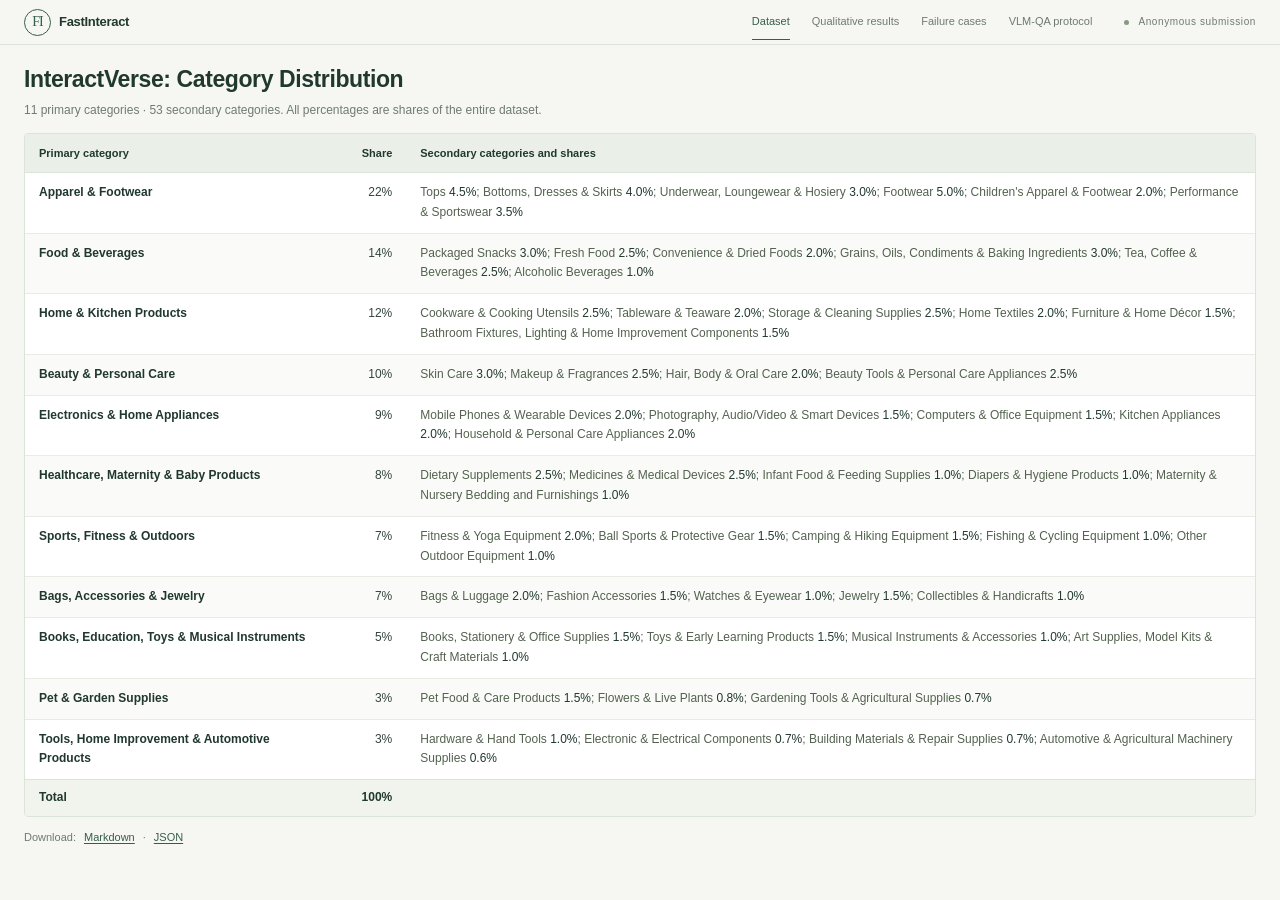
<file: index.html>
<!doctype html>
<html lang="en"><head><meta charset="utf-8"><meta name="viewport" content="width=device-width, initial-scale=1"><meta name="robots" content="noindex, nofollow"><meta name="referrer" content="no-referrer"><meta http-equiv="refresh" content="0; url=dataset/"><title>InteractVerse supplementary material</title></head><body><p><a href="dataset/">View the InteractVerse dataset taxonomy.</a></p></body></html>
</file>
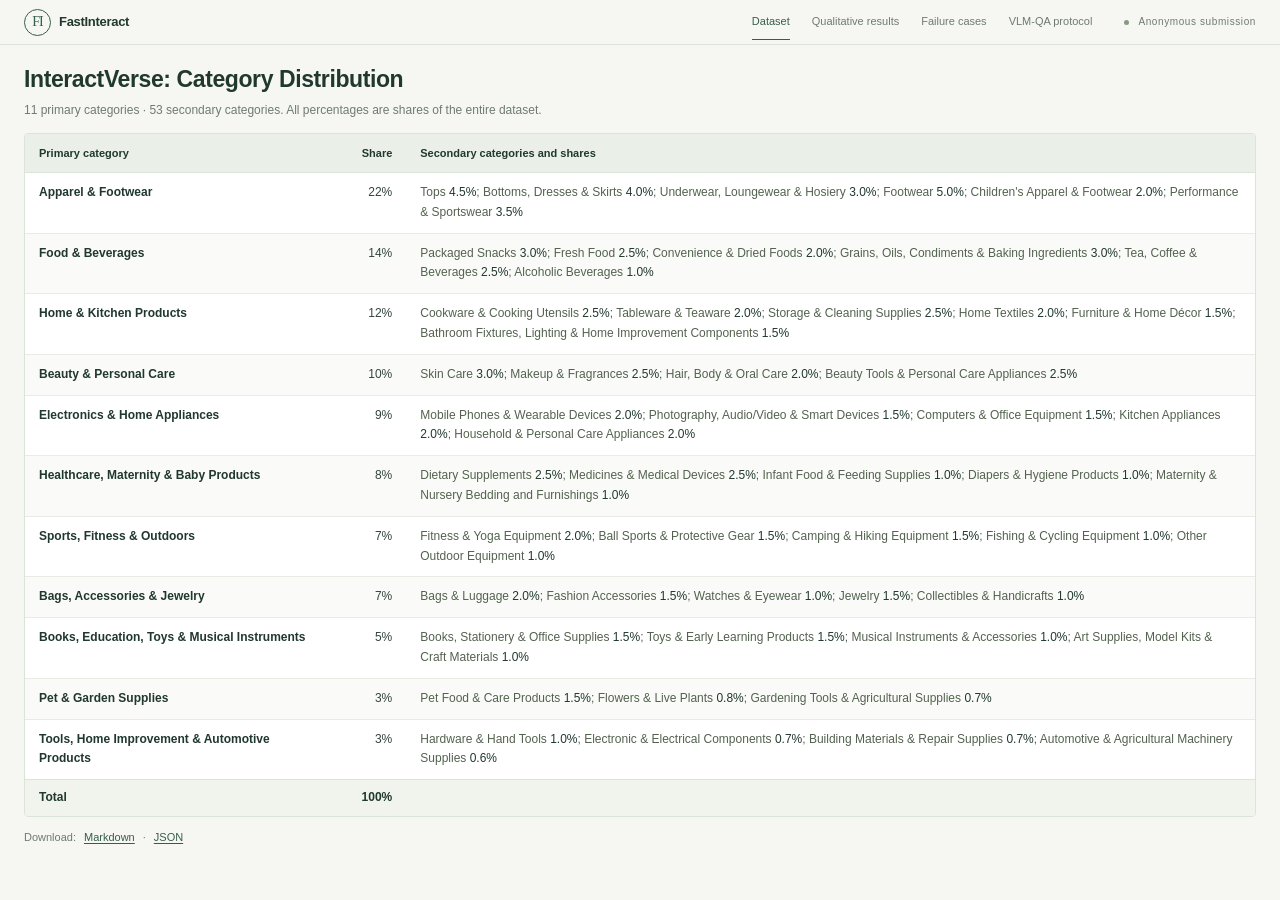
<file: dataset/index.html>
<!doctype html>
<html lang="en">
<head>
  <meta charset="utf-8">
  <meta name="viewport" content="width=device-width, initial-scale=1">
  <meta name="description" content="InteractVerse product category distribution: 11 primary categories and 53 secondary categories, with global dataset shares.">
  <meta name="robots" content="noindex, nofollow, noarchive">
  <meta name="referrer" content="no-referrer">
  <meta http-equiv="Content-Security-Policy" content="default-src 'self'; script-src 'none'; style-src 'self'; img-src 'self' data:; connect-src 'none'; font-src 'self'; base-uri 'none'; form-action 'none'">
  <meta name="color-scheme" content="light">
  <title>InteractVerse — Category Distribution</title>
  <link rel="icon" href="../assets/favicon.svg" type="image/svg+xml">
  <link rel="stylesheet" href="../assets/site.css">
  <link rel="stylesheet" href="../assets/dataset.css?v=2">
</head>
<body class="dataset-page">
  <a href="#category-table" class="skip-link">Skip to the category distribution</a>
  <header class="site-header"><div class="shell header-inner">
    <a class="brand" href="./" aria-label="FastInteract supplementary material"><span class="brand-mark" aria-hidden="true">FI</span><span class="brand-copy"><strong>FastInteract</strong><span>Supplementary material</span></span></a>
    <div class="header-tools"><nav class="page-nav" aria-label="Supplementary pages"><a href="./" aria-current="page">Dataset</a><a href="../user-study/">Qualitative results</a><a href="../failure-cases/">Failure cases</a><a href="../vlm-qa/">VLM-QA protocol</a></nav><span class="anonymous-label"><span aria-hidden="true"></span>Anonymous submission</span></div>
  </div></header>
  <main class="shell">
    <div class="dataset-heading"><h1>InteractVerse: Category Distribution</h1><p>11 primary categories · 53 secondary categories. All percentages are shares of the entire dataset.</p></div>
    <div class="distribution-table-wrap" tabindex="0" role="region" aria-label="Complete category distribution">
      <table id="category-table" class="distribution-table">
        <caption class="sr-only">Primary and secondary product categories in InteractVerse. All percentages refer to the entire dataset.</caption>
        <colgroup><col class="primary-column"><col class="share-column"><col></colgroup>
        <thead><tr><th scope="col">Primary category</th><th scope="col" class="primary-share">Share</th><th scope="col">Secondary categories and shares</th></tr></thead>
        <tbody><tr id="apparel-footwear"><th scope="row">Apparel &amp; Footwear</th><td class="primary-share">22%</td><td class="secondary-categories"><span class="secondary-item">Tops <span class="secondary-share">4.5%</span></span>; <span class="secondary-item">Bottoms, Dresses &amp; Skirts <span class="secondary-share">4.0%</span></span>; <span class="secondary-item">Underwear, Loungewear &amp; Hosiery <span class="secondary-share">3.0%</span></span>; <span class="secondary-item">Footwear <span class="secondary-share">5.0%</span></span>; <span class="secondary-item">Children&#x27;s Apparel &amp; Footwear <span class="secondary-share">2.0%</span></span>; <span class="secondary-item">Performance &amp; Sportswear <span class="secondary-share">3.5%</span></span></td></tr><tr id="food-beverages"><th scope="row">Food &amp; Beverages</th><td class="primary-share">14%</td><td class="secondary-categories"><span class="secondary-item">Packaged Snacks <span class="secondary-share">3.0%</span></span>; <span class="secondary-item">Fresh Food <span class="secondary-share">2.5%</span></span>; <span class="secondary-item">Convenience &amp; Dried Foods <span class="secondary-share">2.0%</span></span>; <span class="secondary-item">Grains, Oils, Condiments &amp; Baking Ingredients <span class="secondary-share">3.0%</span></span>; <span class="secondary-item">Tea, Coffee &amp; Beverages <span class="secondary-share">2.5%</span></span>; <span class="secondary-item">Alcoholic Beverages <span class="secondary-share">1.0%</span></span></td></tr><tr id="home-kitchen"><th scope="row">Home &amp; Kitchen Products</th><td class="primary-share">12%</td><td class="secondary-categories"><span class="secondary-item">Cookware &amp; Cooking Utensils <span class="secondary-share">2.5%</span></span>; <span class="secondary-item">Tableware &amp; Teaware <span class="secondary-share">2.0%</span></span>; <span class="secondary-item">Storage &amp; Cleaning Supplies <span class="secondary-share">2.5%</span></span>; <span class="secondary-item">Home Textiles <span class="secondary-share">2.0%</span></span>; <span class="secondary-item">Furniture &amp; Home Décor <span class="secondary-share">1.5%</span></span>; <span class="secondary-item">Bathroom Fixtures, Lighting &amp; Home Improvement Components <span class="secondary-share">1.5%</span></span></td></tr><tr id="beauty-personal-care"><th scope="row">Beauty &amp; Personal Care</th><td class="primary-share">10%</td><td class="secondary-categories"><span class="secondary-item">Skin Care <span class="secondary-share">3.0%</span></span>; <span class="secondary-item">Makeup &amp; Fragrances <span class="secondary-share">2.5%</span></span>; <span class="secondary-item">Hair, Body &amp; Oral Care <span class="secondary-share">2.0%</span></span>; <span class="secondary-item">Beauty Tools &amp; Personal Care Appliances <span class="secondary-share">2.5%</span></span></td></tr><tr id="electronics-appliances"><th scope="row">Electronics &amp; Home Appliances</th><td class="primary-share">9%</td><td class="secondary-categories"><span class="secondary-item">Mobile Phones &amp; Wearable Devices <span class="secondary-share">2.0%</span></span>; <span class="secondary-item">Photography, Audio/Video &amp; Smart Devices <span class="secondary-share">1.5%</span></span>; <span class="secondary-item">Computers &amp; Office Equipment <span class="secondary-share">1.5%</span></span>; <span class="secondary-item">Kitchen Appliances <span class="secondary-share">2.0%</span></span>; <span class="secondary-item">Household &amp; Personal Care Appliances <span class="secondary-share">2.0%</span></span></td></tr><tr id="healthcare-maternity-baby"><th scope="row">Healthcare, Maternity &amp; Baby Products</th><td class="primary-share">8%</td><td class="secondary-categories"><span class="secondary-item">Dietary Supplements <span class="secondary-share">2.5%</span></span>; <span class="secondary-item">Medicines &amp; Medical Devices <span class="secondary-share">2.5%</span></span>; <span class="secondary-item">Infant Food &amp; Feeding Supplies <span class="secondary-share">1.0%</span></span>; <span class="secondary-item">Diapers &amp; Hygiene Products <span class="secondary-share">1.0%</span></span>; <span class="secondary-item">Maternity &amp; Nursery Bedding and Furnishings <span class="secondary-share">1.0%</span></span></td></tr><tr id="sports-fitness-outdoors"><th scope="row">Sports, Fitness &amp; Outdoors</th><td class="primary-share">7%</td><td class="secondary-categories"><span class="secondary-item">Fitness &amp; Yoga Equipment <span class="secondary-share">2.0%</span></span>; <span class="secondary-item">Ball Sports &amp; Protective Gear <span class="secondary-share">1.5%</span></span>; <span class="secondary-item">Camping &amp; Hiking Equipment <span class="secondary-share">1.5%</span></span>; <span class="secondary-item">Fishing &amp; Cycling Equipment <span class="secondary-share">1.0%</span></span>; <span class="secondary-item">Other Outdoor Equipment <span class="secondary-share">1.0%</span></span></td></tr><tr id="bags-accessories-jewelry"><th scope="row">Bags, Accessories &amp; Jewelry</th><td class="primary-share">7%</td><td class="secondary-categories"><span class="secondary-item">Bags &amp; Luggage <span class="secondary-share">2.0%</span></span>; <span class="secondary-item">Fashion Accessories <span class="secondary-share">1.5%</span></span>; <span class="secondary-item">Watches &amp; Eyewear <span class="secondary-share">1.0%</span></span>; <span class="secondary-item">Jewelry <span class="secondary-share">1.5%</span></span>; <span class="secondary-item">Collectibles &amp; Handicrafts <span class="secondary-share">1.0%</span></span></td></tr><tr id="books-education-toys-music"><th scope="row">Books, Education, Toys &amp; Musical Instruments</th><td class="primary-share">5%</td><td class="secondary-categories"><span class="secondary-item">Books, Stationery &amp; Office Supplies <span class="secondary-share">1.5%</span></span>; <span class="secondary-item">Toys &amp; Early Learning Products <span class="secondary-share">1.5%</span></span>; <span class="secondary-item">Musical Instruments &amp; Accessories <span class="secondary-share">1.0%</span></span>; <span class="secondary-item">Art Supplies, Model Kits &amp; Craft Materials <span class="secondary-share">1.0%</span></span></td></tr><tr id="pet-garden"><th scope="row">Pet &amp; Garden Supplies</th><td class="primary-share">3%</td><td class="secondary-categories"><span class="secondary-item">Pet Food &amp; Care Products <span class="secondary-share">1.5%</span></span>; <span class="secondary-item">Flowers &amp; Live Plants <span class="secondary-share">0.8%</span></span>; <span class="secondary-item">Gardening Tools &amp; Agricultural Supplies <span class="secondary-share">0.7%</span></span></td></tr><tr id="tools-home-improvement-automotive"><th scope="row">Tools, Home Improvement &amp; Automotive Products</th><td class="primary-share">3%</td><td class="secondary-categories"><span class="secondary-item">Hardware &amp; Hand Tools <span class="secondary-share">1.0%</span></span>; <span class="secondary-item">Electronic &amp; Electrical Components <span class="secondary-share">0.7%</span></span>; <span class="secondary-item">Building Materials &amp; Repair Supplies <span class="secondary-share">0.7%</span></span>; <span class="secondary-item">Automotive &amp; Agricultural Machinery Supplies <span class="secondary-share">0.6%</span></span></td></tr></tbody>
        <tfoot><tr><th scope="row">Total</th><td class="primary-share">100%</td><td></td></tr></tfoot>
      </table>
    </div>
    <p class="dataset-downloads">Download: <a href="../assets/data/taxonomy.md" download>Markdown</a><span>·</span><a href="../assets/data/taxonomy.json" download>JSON</a></p>
  </main>
</body>
</html>
</file>
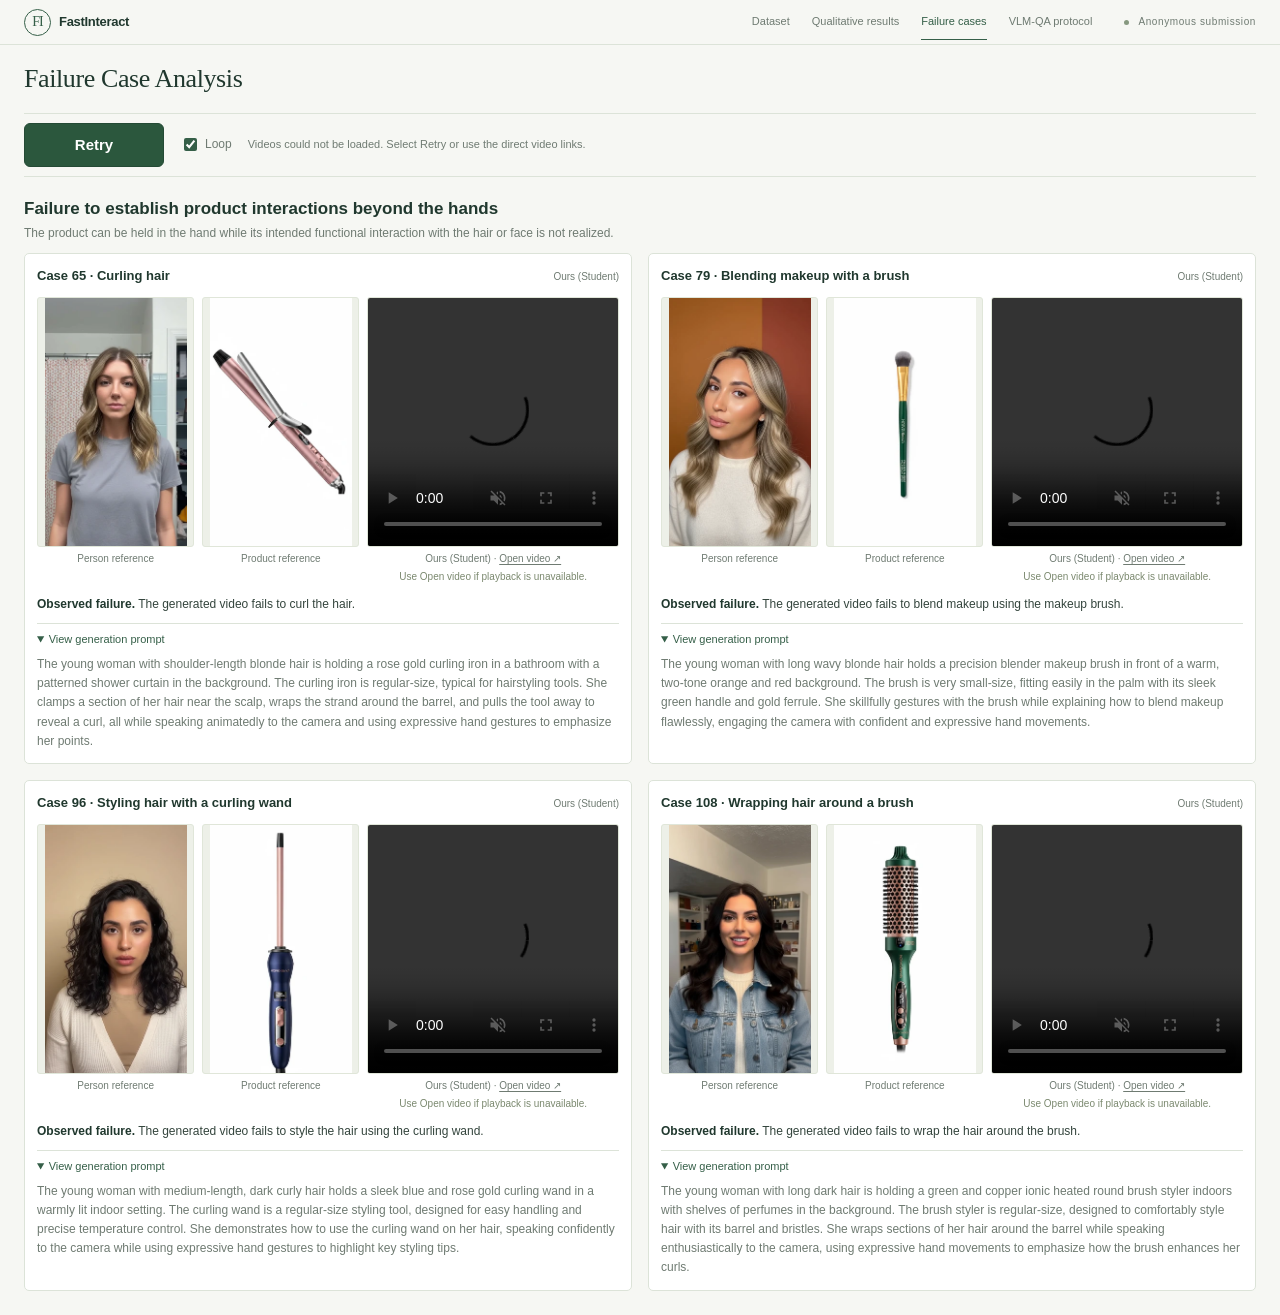
<file: failure-cases/index.html>
<!doctype html>
<html lang="en"><head>
<meta charset="utf-8"><meta name="viewport" content="width=device-width, initial-scale=1">
<meta name="robots" content="noindex, nofollow, noarchive"><meta name="referrer" content="no-referrer">
<meta name="description" content="Four selected failure cases of product interaction with the hair or face beyond hand contact.">
<meta http-equiv="Content-Security-Policy" content="default-src 'self'; script-src 'self'; style-src 'self'; img-src 'self' data:; media-src 'self' blob:; connect-src 'self'; font-src 'self'; base-uri 'none'; form-action 'none'">
<title>FastInteract — Failure Case Analysis</title>
<link rel="icon" href="../assets/favicon.svg" type="image/svg+xml"><link rel="stylesheet" href="../assets/site.css"><link rel="stylesheet" href="../assets/failures.css?v=2"><script src="../assets/failures.js" defer></script>
</head><body class="failure-page">
<a href="#failure-examples" class="skip-link">Skip to failure cases</a>
<header class="site-header"><div class="shell header-inner"><a class="brand" href="../dataset/"><span class="brand-mark" aria-hidden="true">FI</span><span class="brand-copy"><strong>FastInteract</strong><span>Supplementary material</span></span></a><div class="header-tools"><nav class="page-nav" aria-label="Supplementary pages"><a href="../dataset/">Dataset</a><a href="../user-study/">Qualitative results</a><a href="./" aria-current="page">Failure cases</a><a href="../vlm-qa/">VLM-QA protocol</a></nav><span class="anonymous-label"><span aria-hidden="true"></span>Anonymous submission</span></div></div></header>
<main class="shell"><div class="failure-heading"><h1>Failure Case Analysis</h1></div><div class="failure-controls"><button type="button" id="failure-play" class="failure-play">Play all</button><label class="failure-loop"><input type="checkbox" id="failure-loop" checked>Loop</label><p class="failure-status" id="failure-status" role="status" aria-live="polite">Videos load once and loop without further downloads.</p></div><div id="failure-examples"><section class="failure-group" aria-labelledby="beyond-hand-contact"><h2 id="beyond-hand-contact">Failure to establish product interactions beyond the hands</h2><p>The product can be held in the hand while its intended functional interaction with the hair or face is not realized.</p><div class="failure-grid"><article class="failure-case" id="case-65"><header><h3>Case 65 · Curling hair</h3><span>Ours (Student)</span></header><div class="failure-media"><figure><a class="media-frame reference-link" href="../media/failures/case-065/person.png" target="_blank" rel="noopener" aria-label="Enlarge person reference for case 65"><img src="../media/failures/case-065/person-preview.webp" alt="Person reference for case 65" loading="lazy" decoding="async"></a><figcaption>Person reference</figcaption></figure><figure><a class="media-frame reference-link" href="../media/failures/case-065/product.png" target="_blank" rel="noopener" aria-label="Enlarge product reference for case 65"><img src="../media/failures/case-065/product-preview.webp" alt="Product reference for case 65" loading="lazy" decoding="async"></a><figcaption>Product reference</figcaption></figure><figure><div class="media-frame"><video controls muted loop playsinline preload="none" data-src="../media/failures/case-065/ours.mp4" aria-label="Ours Student failure case 65"></video></div><figcaption>Ours (Student) · <a href="../media/failures/case-065/ours.mp4" target="_blank" rel="noopener">Open video ↗</a></figcaption></figure></div><p class="failure-analysis"><strong>Observed failure.</strong> The generated video fails to curl the hair.</p><details class="failure-prompt" open><summary>View generation prompt</summary><p>The young woman with shoulder-length blonde hair is holding a rose gold curling iron in a bathroom with a patterned shower curtain in the background. The curling iron is regular-size, typical for hairstyling tools. She clamps a section of her hair near the scalp, wraps the strand around the barrel, and pulls the tool away to reveal a curl, all while speaking animatedly to the camera and using expressive hand gestures to emphasize her points.</p></details></article><article class="failure-case" id="case-79"><header><h3>Case 79 · Blending makeup with a brush</h3><span>Ours (Student)</span></header><div class="failure-media"><figure><a class="media-frame reference-link" href="../media/failures/case-079/person.png" target="_blank" rel="noopener" aria-label="Enlarge person reference for case 79"><img src="../media/failures/case-079/person-preview.webp" alt="Person reference for case 79" loading="lazy" decoding="async"></a><figcaption>Person reference</figcaption></figure><figure><a class="media-frame reference-link" href="../media/failures/case-079/product.png" target="_blank" rel="noopener" aria-label="Enlarge product reference for case 79"><img src="../media/failures/case-079/product-preview.webp" alt="Product reference for case 79" loading="lazy" decoding="async"></a><figcaption>Product reference</figcaption></figure><figure><div class="media-frame"><video controls muted loop playsinline preload="none" data-src="../media/failures/case-079/ours.mp4" aria-label="Ours Student failure case 79"></video></div><figcaption>Ours (Student) · <a href="../media/failures/case-079/ours.mp4" target="_blank" rel="noopener">Open video ↗</a></figcaption></figure></div><p class="failure-analysis"><strong>Observed failure.</strong> The generated video fails to blend makeup using the makeup brush.</p><details class="failure-prompt" open><summary>View generation prompt</summary><p>The young woman with long wavy blonde hair holds a precision blender makeup brush in front of a warm, two-tone orange and red background. The brush is very small-size, fitting easily in the palm with its sleek green handle and gold ferrule. She skillfully gestures with the brush while explaining how to blend makeup flawlessly, engaging the camera with confident and expressive hand movements.</p></details></article><article class="failure-case" id="case-96"><header><h3>Case 96 · Styling hair with a curling wand</h3><span>Ours (Student)</span></header><div class="failure-media"><figure><a class="media-frame reference-link" href="../media/failures/case-096/person.png" target="_blank" rel="noopener" aria-label="Enlarge person reference for case 96"><img src="../media/failures/case-096/person-preview.webp" alt="Person reference for case 96" loading="lazy" decoding="async"></a><figcaption>Person reference</figcaption></figure><figure><a class="media-frame reference-link" href="../media/failures/case-096/product.png" target="_blank" rel="noopener" aria-label="Enlarge product reference for case 96"><img src="../media/failures/case-096/product-preview.webp" alt="Product reference for case 96" loading="lazy" decoding="async"></a><figcaption>Product reference</figcaption></figure><figure><div class="media-frame"><video controls muted loop playsinline preload="none" data-src="../media/failures/case-096/ours.mp4" aria-label="Ours Student failure case 96"></video></div><figcaption>Ours (Student) · <a href="../media/failures/case-096/ours.mp4" target="_blank" rel="noopener">Open video ↗</a></figcaption></figure></div><p class="failure-analysis"><strong>Observed failure.</strong> The generated video fails to style the hair using the curling wand.</p><details class="failure-prompt" open><summary>View generation prompt</summary><p>The young woman with medium-length, dark curly hair holds a sleek blue and rose gold curling wand in a warmly lit indoor setting. The curling wand is a regular-size styling tool, designed for easy handling and precise temperature control. She demonstrates how to use the curling wand on her hair, speaking confidently to the camera while using expressive hand gestures to highlight key styling tips.</p></details></article><article class="failure-case" id="case-108"><header><h3>Case 108 · Wrapping hair around a brush</h3><span>Ours (Student)</span></header><div class="failure-media"><figure><a class="media-frame reference-link" href="../media/failures/case-108/person.png" target="_blank" rel="noopener" aria-label="Enlarge person reference for case 108"><img src="../media/failures/case-108/person-preview.webp" alt="Person reference for case 108" loading="lazy" decoding="async"></a><figcaption>Person reference</figcaption></figure><figure><a class="media-frame reference-link" href="../media/failures/case-108/product.png" target="_blank" rel="noopener" aria-label="Enlarge product reference for case 108"><img src="../media/failures/case-108/product-preview.webp" alt="Product reference for case 108" loading="lazy" decoding="async"></a><figcaption>Product reference</figcaption></figure><figure><div class="media-frame"><video controls muted loop playsinline preload="none" data-src="../media/failures/case-108/ours.mp4" aria-label="Ours Student failure case 108"></video></div><figcaption>Ours (Student) · <a href="../media/failures/case-108/ours.mp4" target="_blank" rel="noopener">Open video ↗</a></figcaption></figure></div><p class="failure-analysis"><strong>Observed failure.</strong> The generated video fails to wrap the hair around the brush.</p><details class="failure-prompt" open><summary>View generation prompt</summary><p>The young woman with long dark hair is holding a green and copper ionic heated round brush styler indoors with shelves of perfumes in the background. The brush styler is regular-size, designed to comfortably style hair with its barrel and bristles. She wraps sections of her hair around the barrel while speaking enthusiastically to the camera, using expressive hand movements to emphasize how the brush enhances her curls.</p></details></article></div></section></div></main>
<dialog class="failure-dialog" id="failure-reference-dialog" aria-label="Enlarged reference image"><button type="button" id="failure-reference-close">Close</button><img id="failure-reference-image" alt=""></dialog>
</body></html>
</file>
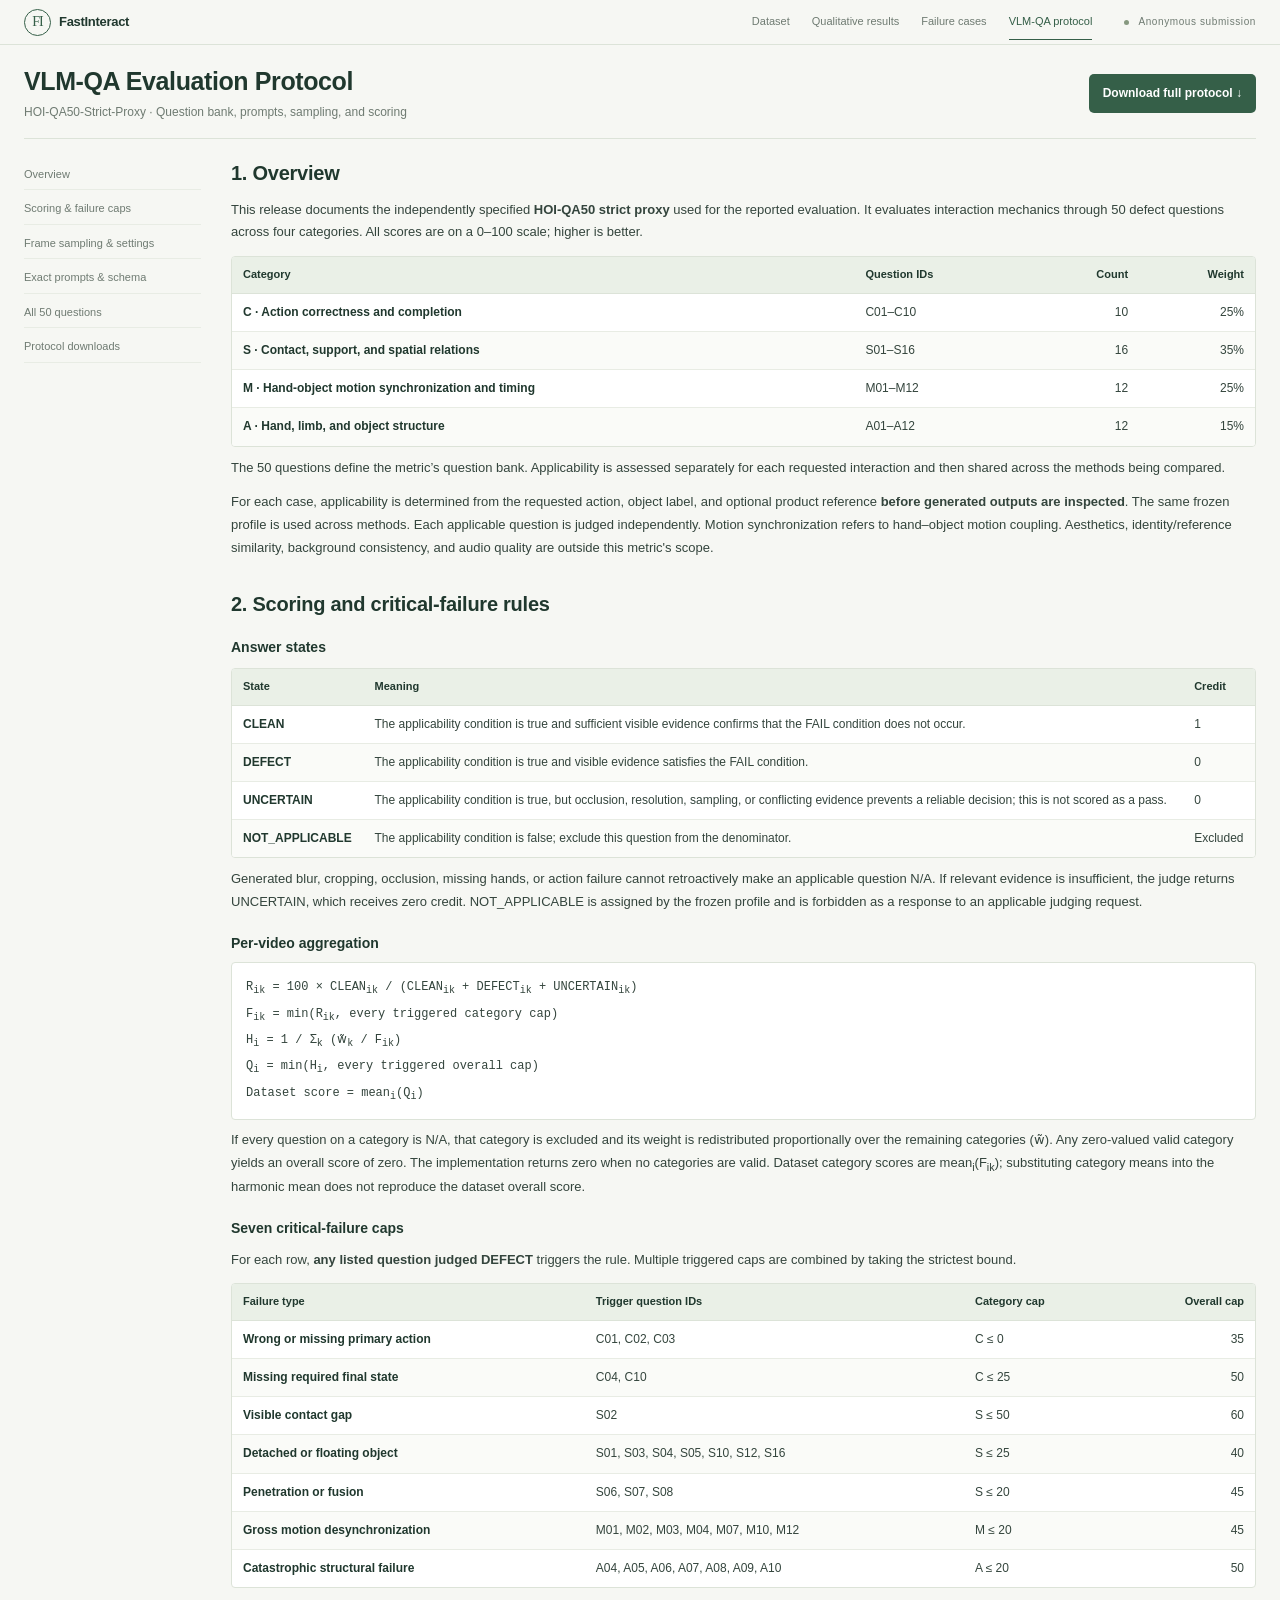
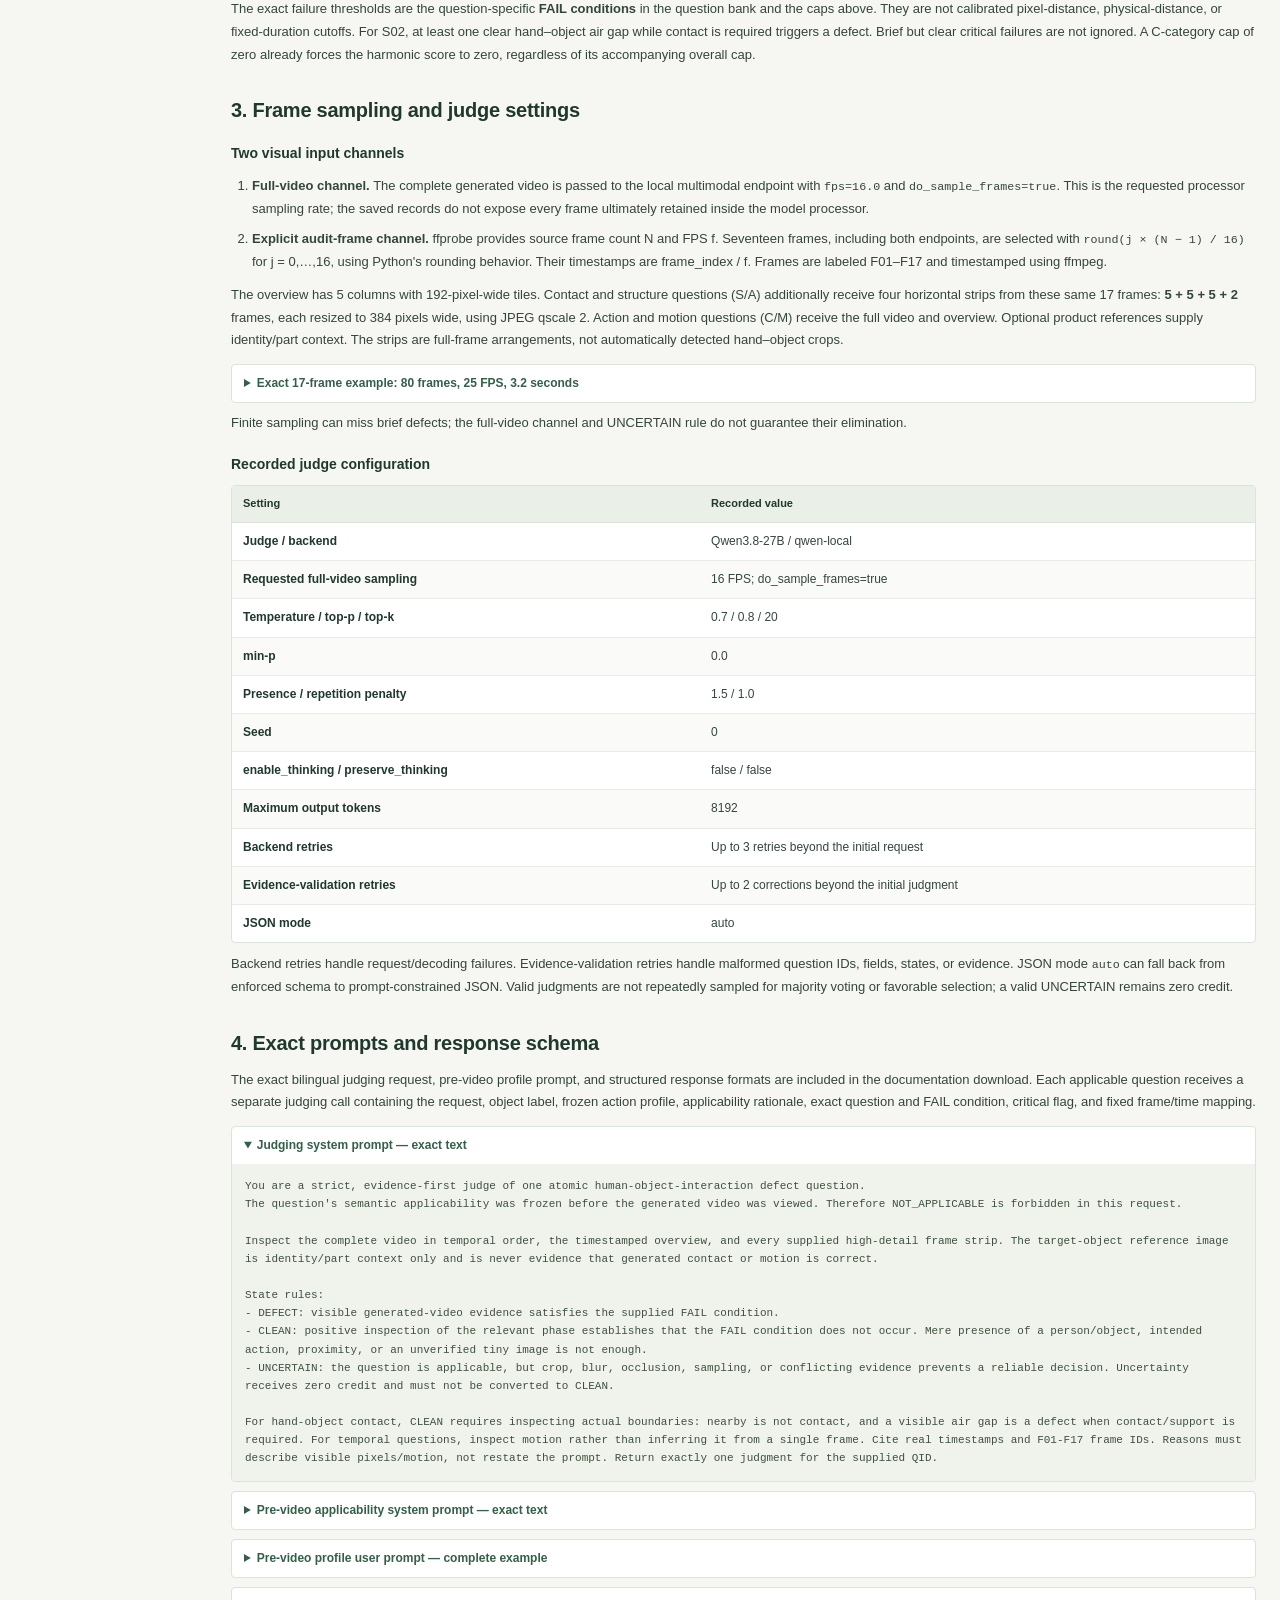
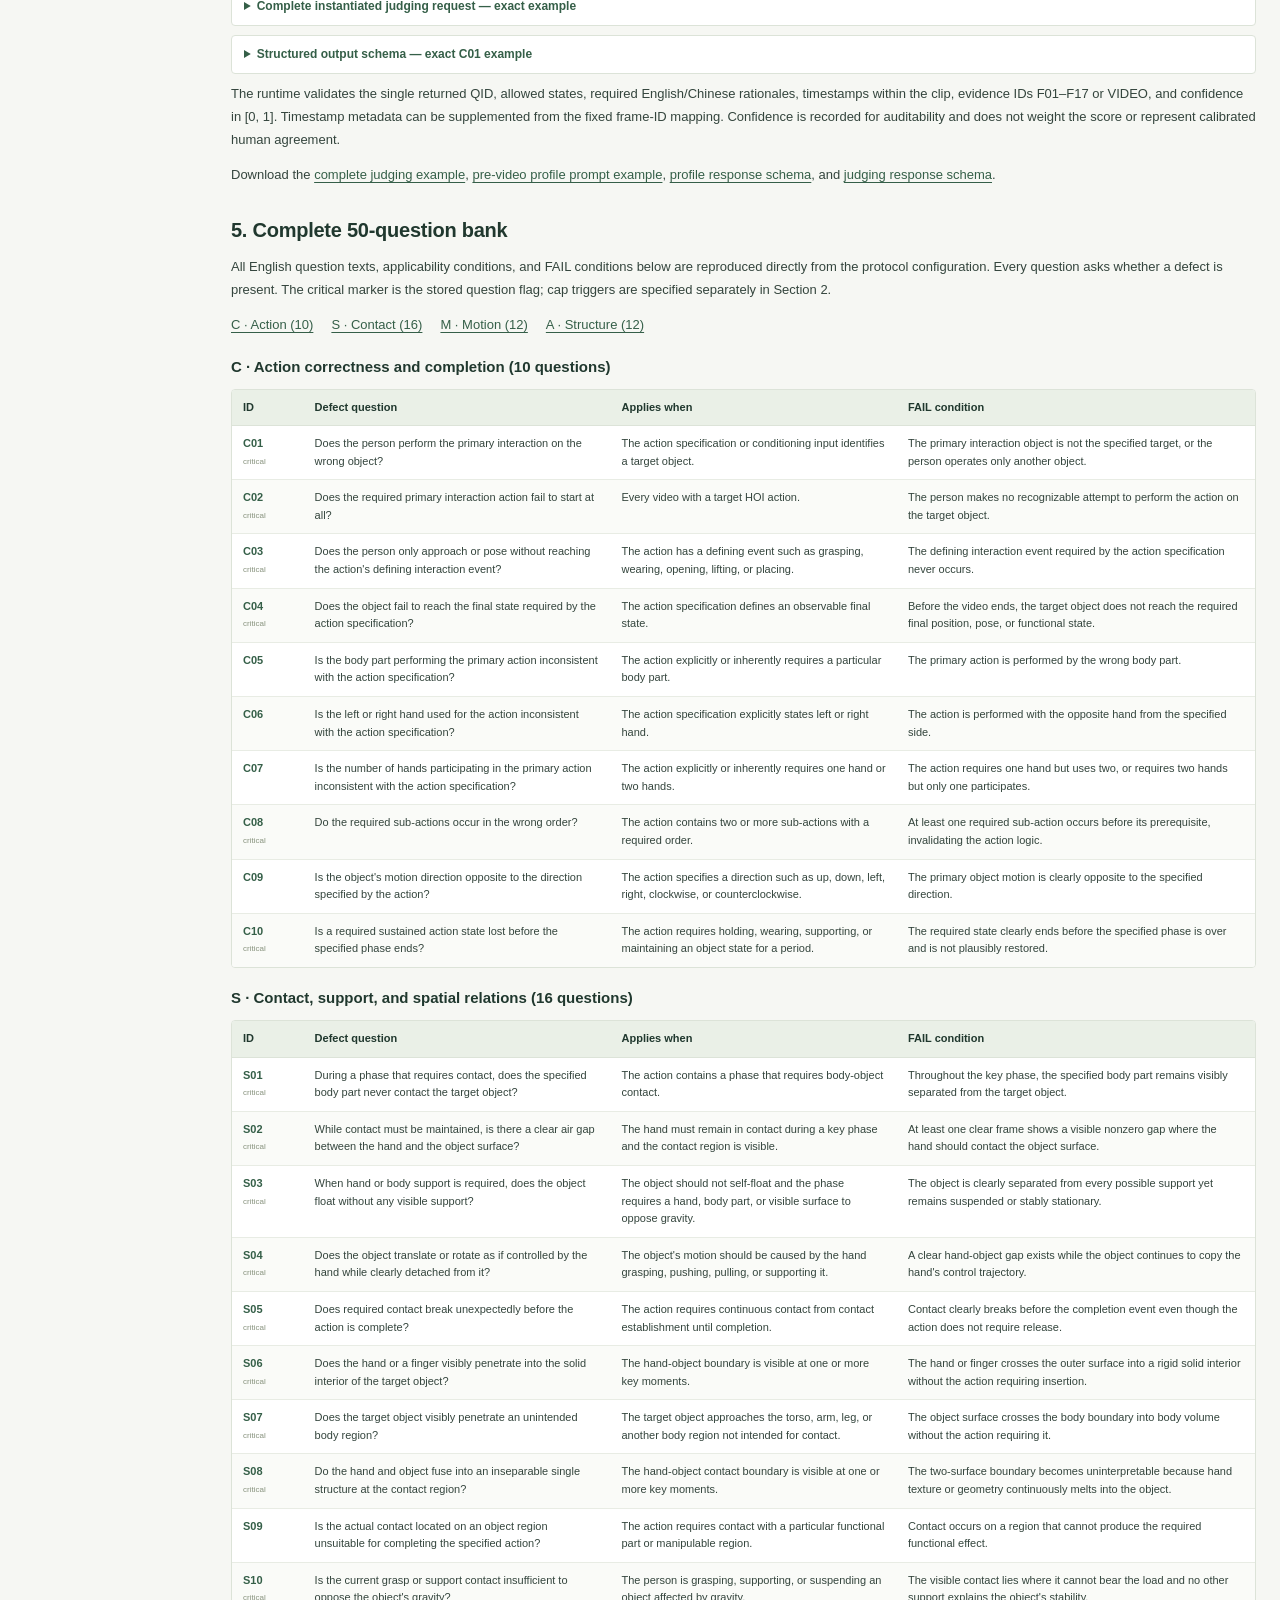
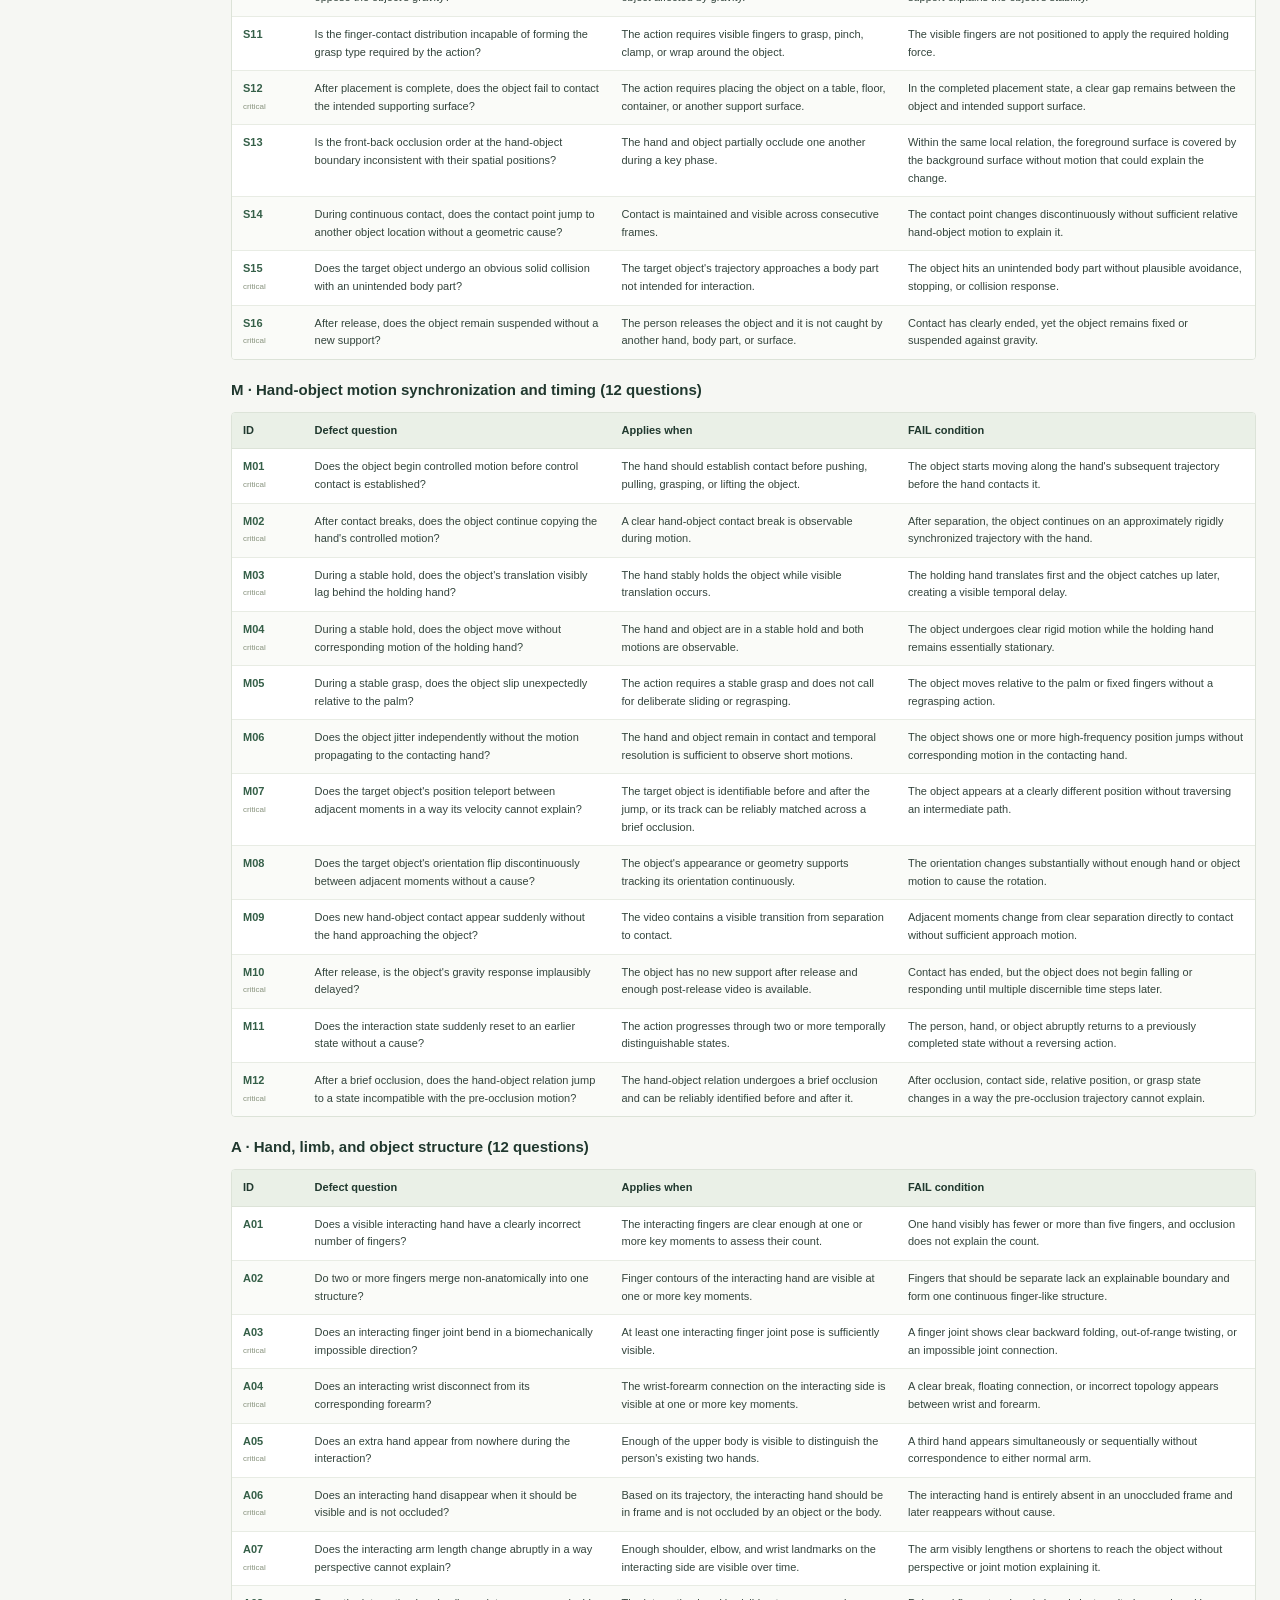
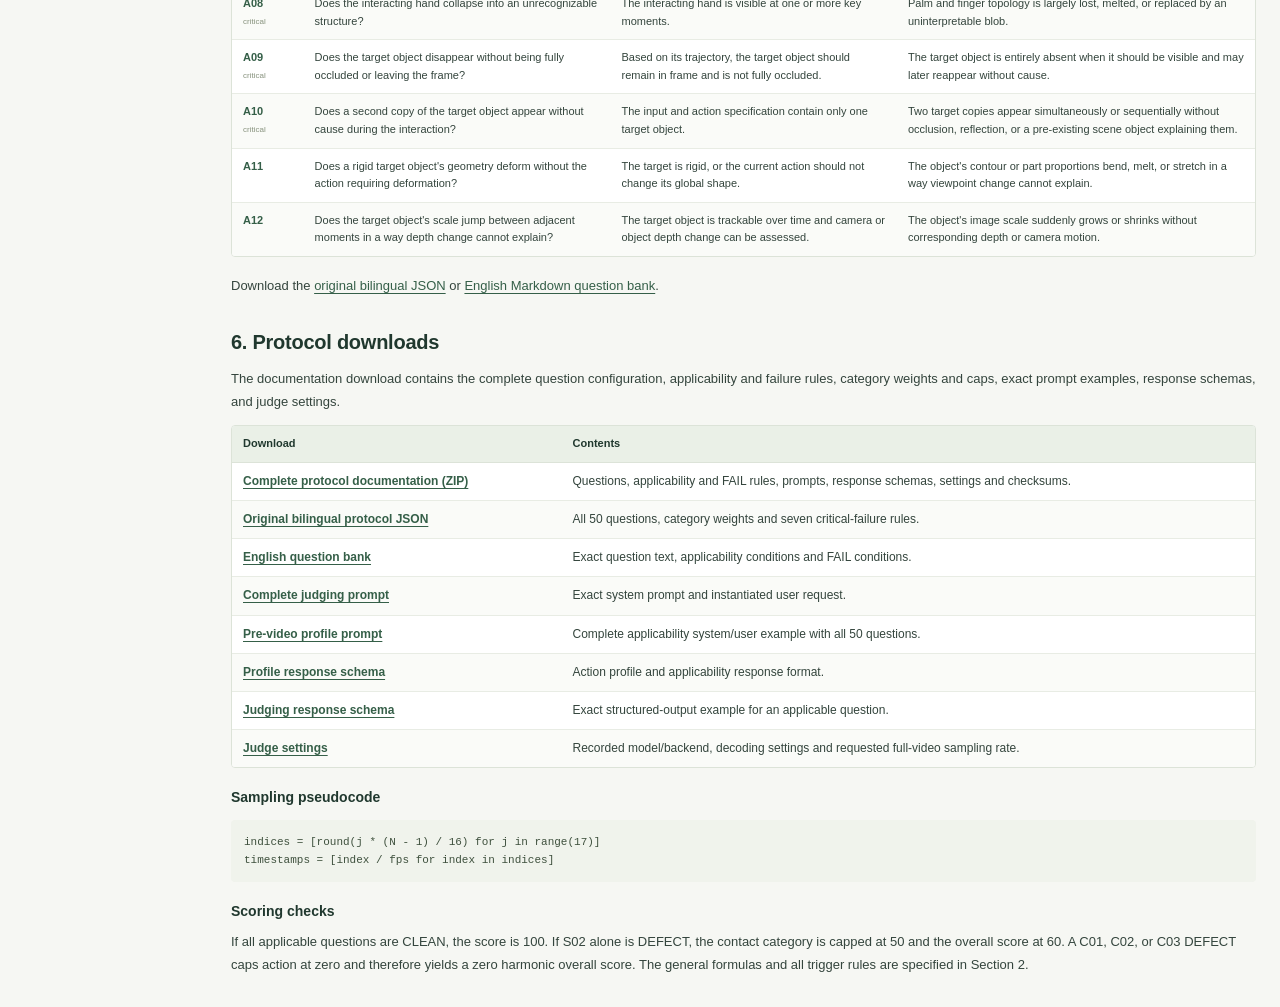
<file: vlm-qa/index.html>
<!doctype html>
<html lang="en"><head>
<meta charset="utf-8"><meta name="viewport" content="width=device-width, initial-scale=1">
<meta name="robots" content="noindex, nofollow, noarchive"><meta name="referrer" content="no-referrer">
<meta name="description" content="Complete HOI-QA50 protocol: 50 questions, judging prompts, frame sampling, scoring, critical-failure caps, and structured response formats.">
<meta http-equiv="Content-Security-Policy" content="default-src 'self'; script-src 'none'; style-src 'self'; img-src 'self' data:; connect-src 'none'; font-src 'self'; base-uri 'none'; form-action 'none'">
<title>FastInteract — VLM-QA Protocol</title>
<link rel="icon" href="../assets/favicon.svg" type="image/svg+xml"><link rel="stylesheet" href="../assets/site.css"><link rel="stylesheet" href="../assets/protocol.css?v=1">
</head><body class="protocol-page">
<a href="#protocol-content" class="skip-link">Skip to the protocol</a>
<header class="site-header"><div class="shell header-inner"><a class="brand" href="../dataset/"><span class="brand-mark" aria-hidden="true">FI</span><span class="brand-copy"><strong>FastInteract</strong><span>Supplementary material</span></span></a><div class="header-tools"><nav class="page-nav" aria-label="Supplementary pages"><a href="../dataset/">Dataset</a><a href="../user-study/">Qualitative results</a><a href="../failure-cases/">Failure cases</a><a href="./" aria-current="page">VLM-QA protocol</a></nav><span class="anonymous-label"><span aria-hidden="true"></span>Anonymous submission</span></div></div></header>
<main class="shell">
<div class="protocol-heading"><div><h1>VLM-QA Evaluation Protocol</h1><p>HOI-QA50-Strict-Proxy · Question bank, prompts, sampling, and scoring</p></div><a class="protocol-download" href="../downloads/vlm-qa/vlm-qa-protocol.zip" download>Download full protocol ↓</a></div>
<div class="protocol-layout">
<aside class="protocol-index"><nav aria-label="Protocol sections"><a href="#overview">Overview</a><a href="#scoring">Scoring &amp; failure caps</a><a href="#sampling">Frame sampling &amp; settings</a><a href="#prompts">Exact prompts &amp; schema</a><a href="#question-bank">All 50 questions</a><a href="#reproduction">Protocol downloads</a></nav></aside>
<div id="protocol-content" class="protocol-content">
<section id="overview"><h2>1. Overview</h2>
<p>This release documents the independently specified <strong>HOI-QA50 strict proxy</strong> used for the reported evaluation. It evaluates interaction mechanics through 50 defect questions across four categories. All scores are on a 0–100 scale; higher is better.</p>
<div class="table-wrap"><table><caption class="sr-only">The four evaluation categories, question counts and score weights</caption><thead><tr><th>Category</th><th>Question IDs</th><th class="numeric">Count</th><th class="numeric">Weight</th></tr></thead><tbody><tr><th scope="row">C · Action correctness and completion</th><td>C01–C10</td><td class="numeric">10</td><td class="numeric">25%</td></tr><tr><th scope="row">S · Contact, support, and spatial relations</th><td>S01–S16</td><td class="numeric">16</td><td class="numeric">35%</td></tr><tr><th scope="row">M · Hand-object motion synchronization and timing</th><td>M01–M12</td><td class="numeric">12</td><td class="numeric">25%</td></tr><tr><th scope="row">A · Hand, limb, and object structure</th><td>A01–A12</td><td class="numeric">12</td><td class="numeric">15%</td></tr></tbody></table></div>
<p>The 50 questions define the metric’s question bank. Applicability is assessed separately for each requested interaction and then shared across the methods being compared.</p>
<p>For each case, applicability is determined from the requested action, object label, and optional product reference <strong>before generated outputs are inspected</strong>. The same frozen profile is used across methods. Each applicable question is judged independently. Motion synchronization refers to hand–object motion coupling. Aesthetics, identity/reference similarity, background consistency, and audio quality are outside this metric's scope.</p>
</section>
<section id="scoring"><h2>2. Scoring and critical-failure rules</h2>
<h3>Answer states</h3>
<div class="table-wrap"><table><thead><tr><th>State</th><th>Meaning</th><th>Credit</th></tr></thead><tbody><tr><th scope="row">CLEAN</th><td>The applicability condition is true and sufficient visible evidence confirms that the FAIL condition does not occur.</td><td>1</td></tr><tr><th scope="row">DEFECT</th><td>The applicability condition is true and visible evidence satisfies the FAIL condition.</td><td>0</td></tr><tr><th scope="row">UNCERTAIN</th><td>The applicability condition is true, but occlusion, resolution, sampling, or conflicting evidence prevents a reliable decision; this is not scored as a pass.</td><td>0</td></tr><tr><th scope="row">NOT_APPLICABLE</th><td>The applicability condition is false; exclude this question from the denominator.</td><td>Excluded</td></tr></tbody></table></div>
<p>Generated blur, cropping, occlusion, missing hands, or action failure cannot retroactively make an applicable question N/A. If relevant evidence is insufficient, the judge returns UNCERTAIN, which receives zero credit. NOT_APPLICABLE is assigned by the frozen profile and is forbidden as a response to an applicable judging request.</p>
<h3>Per-video aggregation</h3>
<div class="formula"><div>R<sub>ik</sub> = 100 × CLEAN<sub>ik</sub> / (CLEAN<sub>ik</sub> + DEFECT<sub>ik</sub> + UNCERTAIN<sub>ik</sub>)</div><div>F<sub>ik</sub> = min(R<sub>ik</sub>, every triggered category cap)</div><div>H<sub>i</sub> = 1 / Σ<sub>k</sub> (w̃<sub>k</sub> / F<sub>ik</sub>)</div><div>Q<sub>i</sub> = min(H<sub>i</sub>, every triggered overall cap)</div><div>Dataset score = mean<sub>i</sub>(Q<sub>i</sub>)</div></div>
<p>If every question on a category is N/A, that category is excluded and its weight is redistributed proportionally over the remaining categories (w̃). Any zero-valued valid category yields an overall score of zero. The implementation returns zero when no categories are valid. Dataset category scores are mean<sub>i</sub>(F<sub>ik</sub>); substituting category means into the harmonic mean does not reproduce the dataset overall score.</p>
<h3>Seven critical-failure caps</h3>
<p>For each row, <strong>any listed question judged DEFECT</strong> triggers the rule. Multiple triggered caps are combined by taking the strictest bound.</p>
<div class="table-wrap"><table class="caps-table"><thead><tr><th>Failure type</th><th>Trigger question IDs</th><th>Category cap</th><th class="numeric">Overall cap</th></tr></thead><tbody><tr><th scope="row">Wrong or missing primary action</th><td>C01, C02, C03</td><td>C ≤ 0</td><td class="numeric">35</td></tr><tr><th scope="row">Missing required final state</th><td>C04, C10</td><td>C ≤ 25</td><td class="numeric">50</td></tr><tr><th scope="row">Visible contact gap</th><td>S02</td><td>S ≤ 50</td><td class="numeric">60</td></tr><tr><th scope="row">Detached or floating object</th><td>S01, S03, S04, S05, S10, S12, S16</td><td>S ≤ 25</td><td class="numeric">40</td></tr><tr><th scope="row">Penetration or fusion</th><td>S06, S07, S08</td><td>S ≤ 20</td><td class="numeric">45</td></tr><tr><th scope="row">Gross motion desynchronization</th><td>M01, M02, M03, M04, M07, M10, M12</td><td>M ≤ 20</td><td class="numeric">45</td></tr><tr><th scope="row">Catastrophic structural failure</th><td>A04, A05, A06, A07, A08, A09, A10</td><td>A ≤ 20</td><td class="numeric">50</td></tr></tbody></table></div>
<p>The exact failure thresholds are the question-specific <strong>FAIL conditions</strong> in the question bank and the caps above. They are not calibrated pixel-distance, physical-distance, or fixed-duration cutoffs. For S02, at least one clear hand–object air gap while contact is required triggers a defect. Brief but clear critical failures are not ignored. A C-category cap of zero already forces the harmonic score to zero, regardless of its accompanying overall cap.</p>
</section>
<section id="sampling"><h2>3. Frame sampling and judge settings</h2>
<h3>Two visual input channels</h3>
<ol><li><strong>Full-video channel.</strong> The complete generated video is passed to the local multimodal endpoint with <code>fps=16.0</code> and <code>do_sample_frames=true</code>. This is the requested processor sampling rate; the saved records do not expose every frame ultimately retained inside the model processor.</li><li><strong>Explicit audit-frame channel.</strong> ffprobe provides source frame count N and FPS f. Seventeen frames, including both endpoints, are selected with <code>round(j × (N − 1) / 16)</code> for j = 0,…,16, using Python's rounding behavior. Their timestamps are frame_index / f. Frames are labeled F01–F17 and timestamped using ffmpeg.</li></ol>
<p>The overview has 5 columns with 192-pixel-wide tiles. Contact and structure questions (S/A) additionally receive four horizontal strips from these same 17 frames: <strong>5 + 5 + 5 + 2</strong> frames, each resized to 384 pixels wide, using JPEG qscale 2. Action and motion questions (C/M) receive the full video and overview. Optional product references supply identity/part context. The strips are full-frame arrangements, not automatically detected hand–object crops.</p>
<details class="protocol-detail"><summary>Exact 17-frame example: 80 frames, 25 FPS, 3.2 seconds</summary><div class="table-wrap"><table><thead><tr><th>Frame ID</th><th class="numeric">Source index</th><th class="numeric">Time (s)</th></tr></thead><tbody><tr><th scope="row">F01</th><td class="numeric">0</td><td class="numeric">0.000</td></tr><tr><th scope="row">F02</th><td class="numeric">5</td><td class="numeric">0.200</td></tr><tr><th scope="row">F03</th><td class="numeric">10</td><td class="numeric">0.400</td></tr><tr><th scope="row">F04</th><td class="numeric">15</td><td class="numeric">0.600</td></tr><tr><th scope="row">F05</th><td class="numeric">20</td><td class="numeric">0.800</td></tr><tr><th scope="row">F06</th><td class="numeric">25</td><td class="numeric">1.000</td></tr><tr><th scope="row">F07</th><td class="numeric">30</td><td class="numeric">1.200</td></tr><tr><th scope="row">F08</th><td class="numeric">35</td><td class="numeric">1.400</td></tr><tr><th scope="row">F09</th><td class="numeric">40</td><td class="numeric">1.600</td></tr><tr><th scope="row">F10</th><td class="numeric">44</td><td class="numeric">1.760</td></tr><tr><th scope="row">F11</th><td class="numeric">49</td><td class="numeric">1.960</td></tr><tr><th scope="row">F12</th><td class="numeric">54</td><td class="numeric">2.160</td></tr><tr><th scope="row">F13</th><td class="numeric">59</td><td class="numeric">2.360</td></tr><tr><th scope="row">F14</th><td class="numeric">64</td><td class="numeric">2.560</td></tr><tr><th scope="row">F15</th><td class="numeric">69</td><td class="numeric">2.760</td></tr><tr><th scope="row">F16</th><td class="numeric">74</td><td class="numeric">2.960</td></tr><tr><th scope="row">F17</th><td class="numeric">79</td><td class="numeric">3.160</td></tr></tbody></table></div></details>
<p>Finite sampling can miss brief defects; the full-video channel and UNCERTAIN rule do not guarantee their elimination.</p>
<h3>Recorded judge configuration</h3>
<div class="table-wrap"><table><thead><tr><th>Setting</th><th>Recorded value</th></tr></thead><tbody><tr><th scope="row">Judge / backend</th><td>Qwen3.8-27B / qwen-local</td></tr><tr><th scope="row">Requested full-video sampling</th><td>16 FPS; do_sample_frames=true</td></tr><tr><th scope="row">Temperature / top-p / top-k</th><td>0.7 / 0.8 / 20</td></tr><tr><th scope="row">min-p</th><td>0.0</td></tr><tr><th scope="row">Presence / repetition penalty</th><td>1.5 / 1.0</td></tr><tr><th scope="row">Seed</th><td>0</td></tr><tr><th scope="row">enable_thinking / preserve_thinking</th><td>false / false</td></tr><tr><th scope="row">Maximum output tokens</th><td>8192</td></tr><tr><th scope="row">Backend retries</th><td>Up to 3 retries beyond the initial request</td></tr><tr><th scope="row">Evidence-validation retries</th><td>Up to 2 corrections beyond the initial judgment</td></tr><tr><th scope="row">JSON mode</th><td>auto</td></tr></tbody></table></div>
<p>Backend retries handle request/decoding failures. Evidence-validation retries handle malformed question IDs, fields, states, or evidence. JSON mode <code>auto</code> can fall back from enforced schema to prompt-constrained JSON. Valid judgments are not repeatedly sampled for majority voting or favorable selection; a valid UNCERTAIN remains zero credit.</p>
</section>
<section id="prompts"><h2>4. Exact prompts and response schema</h2>
<p>The exact bilingual judging request, pre-video profile prompt, and structured response formats are included in the documentation download. Each applicable question receives a separate judging call containing the request, object label, frozen action profile, applicability rationale, exact question and FAIL condition, critical flag, and fixed frame/time mapping.</p>
<details class="protocol-detail" open><summary>Judging system prompt — exact text</summary><pre>You are a strict, evidence-first judge of one atomic human-object-interaction defect question.
The question&#x27;s semantic applicability was frozen before the generated video was viewed. Therefore NOT_APPLICABLE is forbidden in this request.

Inspect the complete video in temporal order, the timestamped overview, and every supplied high-detail frame strip. The target-object reference image is identity/part context only and is never evidence that generated contact or motion is correct.

State rules:
- DEFECT: visible generated-video evidence satisfies the supplied FAIL condition.
- CLEAN: positive inspection of the relevant phase establishes that the FAIL condition does not occur. Mere presence of a person/object, intended action, proximity, or an unverified tiny image is not enough.
- UNCERTAIN: the question is applicable, but crop, blur, occlusion, sampling, or conflicting evidence prevents a reliable decision. Uncertainty receives zero credit and must not be converted to CLEAN.

For hand-object contact, CLEAN requires inspecting actual boundaries: nearby is not contact, and a visible air gap is a defect when contact/support is required. For temporal questions, inspect motion rather than inferring it from a single frame. Cite real timestamps and F01-F17 frame IDs. Reasons must describe visible pixels/motion, not restate the prompt. Return exactly one judgment for the supplied QID.</pre></details>
<details class="protocol-detail"><summary>Pre-video applicability system prompt — exact text</summary><pre>You create a PRE-VIDEO action and applicability profile for strict human-object-interaction evaluation.
Use only the requested text, object label, and optional target-object reference image. You must not inspect, anticipate, or adapt to any generated video.

Action rules:
- Preserve the most specific requested action verb and its defining event. Never replace applying, brushing, curling, spraying, pouring, opening, pressing, wearing, or another functional action with generic holding/displaying merely because the tool must be held.
- Record a concrete, visually judgeable functional relation when one is needed: e.g. brush bristles contact/move across the face; hair enters or wraps around a curling wand&#x27;s working region.
- A singular target object normally means expected_object_count=1. Do not infer two objects merely because two hands are visible in a reference.

Applicability rules:
- Decide semantic applicability before any generated output exists. Set applicable=false only when the requested action makes the question genuinely irrelevant.
- Do not use future crop, blur, occlusion, missing hands, or a bad generated trajectory to make a question inapplicable. If a semantically relevant property later cannot be observed, the video judge must answer UNCERTAIN.
- A question that detects an unexpected contact break, unsupported release, disappearance, or duplication remains applicable whenever that failure could violate the requested action, even if the request does not ask for the failure event.
- C02 is always applicable. Questions about the named target and its disappearance are applicable whenever a target object is specified.
Return exactly one applicability decision for every supplied QID, in QID order.</pre></details>
<details class="protocol-detail"><summary>Pre-video profile user prompt — complete example</summary><pre>SYSTEM
You create a PRE-VIDEO action and applicability profile for strict human-object-interaction evaluation.
Use only the requested text, object label, and optional target-object reference image. You must not inspect, anticipate, or adapt to any generated video.

Action rules:
- Preserve the most specific requested action verb and its defining event. Never replace applying, brushing, curling, spraying, pouring, opening, pressing, wearing, or another functional action with generic holding/displaying merely because the tool must be held.
- Record a concrete, visually judgeable functional relation when one is needed: e.g. brush bristles contact/move across the face; hair enters or wraps around a curling wand&#x27;s working region.
- A singular target object normally means expected_object_count=1. Do not infer two objects merely because two hands are visible in a reference.

Applicability rules:
- Decide semantic applicability before any generated output exists. Set applicable=false only when the requested action makes the question genuinely irrelevant.
- Do not use future crop, blur, occlusion, missing hands, or a bad generated trajectory to make a question inapplicable. If a semantically relevant property later cannot be observed, the video judge must answer UNCERTAIN.
- A question that detects an unexpected contact break, unsupported release, disappearance, or duplication remains applicable whenever that failure could violate the requested action, even if the request does not ask for the failure event.
- C02 is always applicable. Questions about the named target and its disappearance are applicable whenever a target object is specified.
Return exactly one applicability decision for every supplied QID, in QID order.

USER
Create a frozen action/applicability profile for this requested video.

Object label: bottle
Requested prompt:
The young woman with light brown hair pulled back stands in a brightly lit room with white walls, holding a small, light green dropper bottle labeled HOIVG-Bench. The product is a small-size bottle, compact enough to be comfortably held in one hand. She gestures expressively with her hands while demonstrating and speaking directly to the camera, showing how to use the bottle and engaging the viewer with her presentation.

For each question below, decide applicability from the request only. The defect question itself is supplied so that a forbidden unexpected event is not mistakenly declared irrelevant.

C01 [C] Does the person perform the primary interaction on the wrong object?
  Applicability code: target_object_specified
  Pre-video condition: The action specification or conditioning input identifies a target object.
C02 [C] Does the required primary interaction action fail to start at all?
  Applicability code: always
  Pre-video condition: Every video with a target HOI action.
C03 [C] Does the person only approach or pose without reaching the action&#x27;s defining interaction event?
  Applicability code: defining_event_available
  Pre-video condition: The action has a defining event such as grasping, wearing, opening, lifting, or placing.
C04 [C] Does the object fail to reach the final state required by the action specification?
  Applicability code: final_state_specified
  Pre-video condition: The action specification defines an observable final state.
C05 [C] Is the body part performing the primary action inconsistent with the action specification?
  Applicability code: body_part_specified
  Pre-video condition: The action explicitly or inherently requires a particular body part.
C06 [C] Is the left or right hand used for the action inconsistent with the action specification?
  Applicability code: handedness_specified
  Pre-video condition: The action specification explicitly states left or right hand.
C07 [C] Is the number of hands participating in the primary action inconsistent with the action specification?
  Applicability code: hand_count_specified
  Pre-video condition: The action explicitly or inherently requires one hand or two hands.
C08 [C] Do the required sub-actions occur in the wrong order?
  Applicability code: ordered_multi_step_action
  Pre-video condition: The action contains two or more sub-actions with a required order.
C09 [C] Is the object&#x27;s motion direction opposite to the direction specified by the action?
  Applicability code: direction_specified
  Pre-video condition: The action specifies a direction such as up, down, left, right, clockwise, or counterclockwise.
C10 [C] Is a required sustained action state lost before the specified phase ends?
  Applicability code: sustained_state_required
  Pre-video condition: The action requires holding, wearing, supporting, or maintaining an object state for a period.
S01 [S] During a phase that requires contact, does the specified body part never contact the target object?
  Applicability code: contact_required
  Pre-video condition: The action contains a phase that requires body-object contact.
S02 [S] While contact must be maintained, is there a clear air gap between the hand and the object surface?
  Applicability code: sustained_hand_contact
  Pre-video condition: The hand must remain in contact during a key phase and the contact region is visible.
S03 [S] When hand or body support is required, does the object float without any visible support?
  Applicability code: gravity_support_required
  Pre-video condition: The object should not self-float and the phase requires a hand, body part, or visible surface to oppose gravity.
S04 [S] Does the object translate or rotate as if controlled by the hand while clearly detached from it?
  Applicability code: hand_controlled_motion_expected
  Pre-video condition: The object&#x27;s motion should be caused by the hand grasping, pushing, pulling, or supporting it.
S05 [S] Does required contact break unexpectedly before the action is complete?
  Applicability code: contact_until_completion_required
  Pre-video condition: The action requires continuous contact from contact establishment until completion.
S06 [S] Does the hand or a finger visibly penetrate into the solid interior of the target object?
  Applicability code: hand_object_boundary_visible
  Pre-video condition: The hand-object boundary is visible at one or more key moments.
S07 [S] Does the target object visibly penetrate an unintended body region?
  Applicability code: object_near_body
  Pre-video condition: The target object approaches the torso, arm, leg, or another body region not intended for contact.
S08 [S] Do the hand and object fuse into an inseparable single structure at the contact region?
  Applicability code: contact_boundary_visible
  Pre-video condition: The hand-object contact boundary is visible at one or more key moments.
S09 [S] Is the actual contact located on an object region unsuitable for completing the specified action?
  Applicability code: functional_contact_region_exists
  Pre-video condition: The action requires contact with a particular functional part or manipulable region.
S10 [S] Is the current grasp or support contact insufficient to oppose the object&#x27;s gravity?
  Applicability code: object_supported_against_gravity
  Pre-video condition: The person is grasping, supporting, or suspending an object affected by gravity.
S11 [S] Is the finger-contact distribution incapable of forming the grasp type required by the action?
  Applicability code: finger_grasp_required
  Pre-video condition: The action requires visible fingers to grasp, pinch, clamp, or wrap around the object.
S12 [S] After placement is complete, does the object fail to contact the intended supporting surface?
  Applicability code: placement_on_surface
  Pre-video condition: The action requires placing the object on a table, floor, container, or another support surface.
S13 [S] Is the front-back occlusion order at the hand-object boundary inconsistent with their spatial positions?
  Applicability code: partial_hand_object_occlusion
  Pre-video condition: The hand and object partially occlude one another during a key phase.
S14 [S] During continuous contact, does the contact point jump to another object location without a geometric cause?
  Applicability code: continuous_contact_visible
  Pre-video condition: Contact is maintained and visible across consecutive frames.
S15 [S] Does the target object undergo an obvious solid collision with an unintended body part?
  Applicability code: object_approaches_unintended_body_part
  Pre-video condition: The target object&#x27;s trajectory approaches a body part not intended for interaction.
S16 [S] After release, does the object remain suspended without a new support?
  Applicability code: release_without_new_support
  Pre-video condition: The person releases the object and it is not caught by another hand, body part, or surface.
M01 [M] Does the object begin controlled motion before control contact is established?
  Applicability code: contact_then_manipulation
  Pre-video condition: The hand should establish contact before pushing, pulling, grasping, or lifting the object.
M02 [M] After contact breaks, does the object continue copying the hand&#x27;s controlled motion?
  Applicability code: visible_contact_break_during_motion
  Pre-video condition: A clear hand-object contact break is observable during motion.
M03 [M] During a stable hold, does the object&#x27;s translation visibly lag behind the holding hand?
  Applicability code: stable_hold_with_translation
  Pre-video condition: The hand stably holds the object while visible translation occurs.
M04 [M] During a stable hold, does the object move without corresponding motion of the holding hand?
  Applicability code: stable_hold_visible
  Pre-video condition: The hand and object are in a stable hold and both motions are observable.
M05 [M] During a stable grasp, does the object slip unexpectedly relative to the palm?
  Applicability code: stable_grasp_without_slip_action
  Pre-video condition: The action requires a stable grasp and does not call for deliberate sliding or regrasping.
M06 [M] Does the object jitter independently without the motion propagating to the contacting hand?
  Applicability code: contact_during_visible_motion
  Pre-video condition: The hand and object remain in contact and temporal resolution is sufficient to observe short motions.
M07 [M] Does the target object&#x27;s position teleport between adjacent moments in a way its velocity cannot explain?
  Applicability code: object_track_observable
  Pre-video condition: The target object is identifiable before and after the jump, or its track can be reliably matched across a brief occlusion.
M08 [M] Does the target object&#x27;s orientation flip discontinuously between adjacent moments without a cause?
  Applicability code: object_orientation_observable
  Pre-video condition: The object&#x27;s appearance or geometry supports tracking its orientation continuously.
M09 [M] Does new hand-object contact appear suddenly without the hand approaching the object?
  Applicability code: contact_establishment_visible
  Pre-video condition: The video contains a visible transition from separation to contact.
M10 [M] After release, is the object&#x27;s gravity response implausibly delayed?
  Applicability code: unsupported_release_with_observable_aftermath
  Pre-video condition: The object has no new support after release and enough post-release video is available.
M11 [M] Does the interaction state suddenly reset to an earlier state without a cause?
  Applicability code: multi_phase_action
  Pre-video condition: The action progresses through two or more temporally distinguishable states.
M12 [M] After a brief occlusion, does the hand-object relation jump to a state incompatible with the pre-occlusion motion?
  Applicability code: brief_occlusion_with_track_recovery
  Pre-video condition: The hand-object relation undergoes a brief occlusion and can be reliably identified before and after it.
A01 [A] Does a visible interacting hand have a clearly incorrect number of fingers?
  Applicability code: interacting_fingers_countable
  Pre-video condition: The interacting fingers are clear enough at one or more key moments to assess their count.
A02 [A] Do two or more fingers merge non-anatomically into one structure?
  Applicability code: interacting_fingers_visible
  Pre-video condition: Finger contours of the interacting hand are visible at one or more key moments.
A03 [A] Does an interacting finger joint bend in a biomechanically impossible direction?
  Applicability code: finger_joint_pose_visible
  Pre-video condition: At least one interacting finger joint pose is sufficiently visible.
A04 [A] Does an interacting wrist disconnect from its corresponding forearm?
  Applicability code: wrist_forearm_region_visible
  Pre-video condition: The wrist-forearm connection on the interacting side is visible at one or more key moments.
A05 [A] Does an extra hand appear from nowhere during the interaction?
  Applicability code: upper_body_hands_observable
  Pre-video condition: Enough of the upper body is visible to distinguish the person&#x27;s existing two hands.
A06 [A] Does an interacting hand disappear when it should be visible and is not occluded?
  Applicability code: interacting_hand_expected_visible
  Pre-video condition: Based on its trajectory, the interacting hand should be in frame and is not occluded by an object or the body.
A07 [A] Does the interacting arm length change abruptly in a way perspective cannot explain?
  Applicability code: interacting_arm_track_visible
  Pre-video condition: Enough shoulder, elbow, and wrist landmarks on the interacting side are visible over time.
A08 [A] Does the interacting hand collapse into an unrecognizable structure?
  Applicability code: interacting_hand_visible
  Pre-video condition: The interacting hand is visible at one or more key moments.
A09 [A] Does the target object disappear without being fully occluded or leaving the frame?
  Applicability code: target_object_expected_visible
  Pre-video condition: Based on its trajectory, the target object should remain in frame and is not fully occluded.
A10 [A] Does a second copy of the target object appear without cause during the interaction?
  Applicability code: single_target_object_expected
  Pre-video condition: The input and action specification contain only one target object.
A11 [A] Does a rigid target object&#x27;s geometry deform without the action requiring deformation?
  Applicability code: rigid_object_or_shape_should_remain_stable
  Pre-video condition: The target is rigid, or the current action should not change its global shape.
A12 [A] Does the target object&#x27;s scale jump between adjacent moments in a way depth change cannot explain?
  Applicability code: object_scale_trackable
  Pre-video condition: The target object is trackable over time and camera or object depth change can be assessed.

Return action_profile plus all 50 applicability judgments.</pre></details>
<details class="protocol-detail"><summary>Complete instantiated judging request — exact example</summary><pre>SYSTEM
You are a strict, evidence-first judge of one atomic human-object-interaction defect question.
The question&#x27;s semantic applicability was frozen before the generated video was viewed. Therefore NOT_APPLICABLE is forbidden in this request.

Inspect the complete video in temporal order, the timestamped overview, and every supplied high-detail frame strip. The target-object reference image is identity/part context only and is never evidence that generated contact or motion is correct.

State rules:
- DEFECT: visible generated-video evidence satisfies the supplied FAIL condition.
- CLEAN: positive inspection of the relevant phase establishes that the FAIL condition does not occur. Mere presence of a person/object, intended action, proximity, or an unverified tiny image is not enough.
- UNCERTAIN: the question is applicable, but crop, blur, occlusion, sampling, or conflicting evidence prevents a reliable decision. Uncertainty receives zero credit and must not be converted to CLEAN.

For hand-object contact, CLEAN requires inspecting actual boundaries: nearby is not contact, and a visible air gap is a defect when contact/support is required. For temporal questions, inspect motion rather than inferring it from a single frame. Cite real timestamps and F01-F17 frame IDs. Reasons must describe visible pixels/motion, not restate the prompt. Return exactly one judgment for the supplied QID.

USER
Evaluate exactly one applicable defect question.

Original requested prompt:
The young woman with light brown hair pulled back stands in a brightly lit room with white walls, holding a small, light green dropper bottle labeled HOIVG-Bench. The product is a small-size bottle, compact enough to be comfortably held in one hand. She gestures expressively with her hands while demonstrating and speaking directly to the camera, showing how to use the bottle and engaging the viewer with her presentation.

Object label: bottle
Frozen pre-video action profile:
{&quot;actor_body_parts&quot;: [&quot;hand&quot;], &quot;defining_event&quot;: null, &quot;direction&quot;: null, &quot;expected_object_count&quot;: 1, &quot;functional_relation&quot;: &quot;hand grasps the bottle to support it against gravity while gesturing&quot;, &quot;gravity_support_required&quot;: true, &quot;handedness&quot;: &quot;unspecified&quot;, &quot;main_action&quot;: &quot;holding and demonstrating&quot;, &quot;ordered_subactions&quot;: [], &quot;release_or_placement_expected&quot;: false, &quot;required_final_state&quot;: null, &quot;required_hand_count&quot;: 1, &quot;rigid_object_expected&quot;: true, &quot;sustained_contact_required&quot;: true, &quot;target_object&quot;: &quot;bottle&quot;}

Frozen applicability reason: The target object is specified as a bottle, so interacting with the wrong object is relevant. / 指定了目标物体瓶子，需检查是否对错误物体执行交互。

Question ID: C01
Axis: C
Defect question: Does the person perform the primary interaction on the wrong object?
缺陷问题: 人物是否把主要交互动作施加在了错误物体上？
FAIL condition: The primary interaction object is not the specified target, or the person operates only another object.
FAIL 条件: 主要交互对象不是指定目标物体，或人物只操作了另一个物体。
Critical: true

Fixed frame/timestamp mapping:
F01=0.000s
F02=0.200s
F03=0.400s
F04=0.600s
F05=0.800s
F06=1.000s
F07=1.200s
F08=1.400s
F09=1.600s
F10=1.760s
F11=1.960s
F12=2.160s
F13=2.360s
F14=2.560s
F15=2.760s
F16=2.960s
F17=3.160s

CLEAN must cite inspected evidence. DEFECT/UNCERTAIN must cite the narrowest useful worst interval. Use VIDEO in evidence_frame_ids when evidence falls between the 17 fixed frames. Return only this QID.
</pre></details>
<details class="protocol-detail"><summary>Structured output schema — exact C01 example</summary><pre>{
  &quot;type&quot;: &quot;object&quot;,
  &quot;additionalProperties&quot;: false,
  &quot;required&quot;: [
    &quot;judgments&quot;
  ],
  &quot;properties&quot;: {
    &quot;judgments&quot;: {
      &quot;type&quot;: &quot;array&quot;,
      &quot;minItems&quot;: 1,
      &quot;maxItems&quot;: 1,
      &quot;items&quot;: {
        &quot;type&quot;: &quot;object&quot;,
        &quot;additionalProperties&quot;: false,
        &quot;required&quot;: [
          &quot;question_id&quot;,
          &quot;state&quot;,
          &quot;evidence_timestamps&quot;,
          &quot;evidence_frame_ids&quot;,
          &quot;reason_zh&quot;,
          &quot;reason_en&quot;,
          &quot;confidence&quot;
        ],
        &quot;properties&quot;: {
          &quot;question_id&quot;: {
            &quot;type&quot;: &quot;string&quot;,
            &quot;enum&quot;: [
              &quot;C01&quot;
            ]
          },
          &quot;state&quot;: {
            &quot;type&quot;: &quot;string&quot;,
            &quot;enum&quot;: [
              &quot;DEFECT&quot;,
              &quot;CLEAN&quot;,
              &quot;UNCERTAIN&quot;
            ]
          },
          &quot;evidence_timestamps&quot;: {
            &quot;type&quot;: &quot;array&quot;,
            &quot;minItems&quot;: 1,
            &quot;maxItems&quot;: 8,
            &quot;items&quot;: {
              &quot;type&quot;: &quot;number&quot;,
              &quot;minimum&quot;: 0
            }
          },
          &quot;evidence_frame_ids&quot;: {
            &quot;type&quot;: &quot;array&quot;,
            &quot;minItems&quot;: 1,
            &quot;maxItems&quot;: 18,
            &quot;items&quot;: {
              &quot;type&quot;: &quot;string&quot;,
              &quot;enum&quot;: [
                &quot;F01&quot;,
                &quot;F02&quot;,
                &quot;F03&quot;,
                &quot;F04&quot;,
                &quot;F05&quot;,
                &quot;F06&quot;,
                &quot;F07&quot;,
                &quot;F08&quot;,
                &quot;F09&quot;,
                &quot;F10&quot;,
                &quot;F11&quot;,
                &quot;F12&quot;,
                &quot;F13&quot;,
                &quot;F14&quot;,
                &quot;F15&quot;,
                &quot;F16&quot;,
                &quot;F17&quot;,
                &quot;VIDEO&quot;
              ]
            }
          },
          &quot;reason_zh&quot;: {
            &quot;type&quot;: &quot;string&quot;
          },
          &quot;reason_en&quot;: {
            &quot;type&quot;: &quot;string&quot;
          },
          &quot;confidence&quot;: {
            &quot;type&quot;: &quot;number&quot;,
            &quot;minimum&quot;: 0,
            &quot;maximum&quot;: 1
          }
        }
      }
    }
  }
}</pre></details>
<p>The runtime validates the single returned QID, allowed states, required English/Chinese rationales, timestamps within the clip, evidence IDs F01–F17 or VIDEO, and confidence in [0, 1]. Timestamp metadata can be supplemented from the fixed frame-ID mapping. Confidence is recorded for auditability and does not weight the score or represent calibrated human agreement.</p>
<p>Download the <a href="../downloads/vlm-qa/release/judging-example.txt" download>complete judging example</a>, <a href="../downloads/vlm-qa/release/profile-prompt-example.txt" download>pre-video profile prompt example</a>, <a href="../downloads/vlm-qa/release/profile-schema.json" download>profile response schema</a>, and <a href="../downloads/vlm-qa/release/judgment-schema-C01.json" download>judging response schema</a>.</p>
</section>
<section id="question-bank"><h2>5. Complete 50-question bank</h2>
<p>All English question texts, applicability conditions, and FAIL conditions below are reproduced directly from the protocol configuration. Every question asks whether a defect is present. The critical marker is the stored question flag; cap triggers are specified separately in Section 2.</p>
<p class="question-links"><a href="#questions-C">C · Action (10)</a><a href="#questions-S">S · Contact (16)</a><a href="#questions-M">M · Motion (12)</a><a href="#questions-A">A · Structure (12)</a></p>
<div id="questions-C" class="question-group"><h3>C · Action correctness and completion (10 questions)</h3><div class="table-wrap"><table class="question-table"><colgroup><col><col><col><col></colgroup><thead><tr><th>ID</th><th>Defect question</th><th>Applies when</th><th>FAIL condition</th></tr></thead><tbody><tr id="question-C01"><th scope="row" class="qid">C01<span class="critical-label">critical</span></th><td>Does the person perform the primary interaction on the wrong object?</td><td>The action specification or conditioning input identifies a target object.</td><td>The primary interaction object is not the specified target, or the person operates only another object.</td></tr><tr id="question-C02"><th scope="row" class="qid">C02<span class="critical-label">critical</span></th><td>Does the required primary interaction action fail to start at all?</td><td>Every video with a target HOI action.</td><td>The person makes no recognizable attempt to perform the action on the target object.</td></tr><tr id="question-C03"><th scope="row" class="qid">C03<span class="critical-label">critical</span></th><td>Does the person only approach or pose without reaching the action&#x27;s defining interaction event?</td><td>The action has a defining event such as grasping, wearing, opening, lifting, or placing.</td><td>The defining interaction event required by the action specification never occurs.</td></tr><tr id="question-C04"><th scope="row" class="qid">C04<span class="critical-label">critical</span></th><td>Does the object fail to reach the final state required by the action specification?</td><td>The action specification defines an observable final state.</td><td>Before the video ends, the target object does not reach the required final position, pose, or functional state.</td></tr><tr id="question-C05"><th scope="row" class="qid">C05</th><td>Is the body part performing the primary action inconsistent with the action specification?</td><td>The action explicitly or inherently requires a particular body part.</td><td>The primary action is performed by the wrong body part.</td></tr><tr id="question-C06"><th scope="row" class="qid">C06</th><td>Is the left or right hand used for the action inconsistent with the action specification?</td><td>The action specification explicitly states left or right hand.</td><td>The action is performed with the opposite hand from the specified side.</td></tr><tr id="question-C07"><th scope="row" class="qid">C07</th><td>Is the number of hands participating in the primary action inconsistent with the action specification?</td><td>The action explicitly or inherently requires one hand or two hands.</td><td>The action requires one hand but uses two, or requires two hands but only one participates.</td></tr><tr id="question-C08"><th scope="row" class="qid">C08<span class="critical-label">critical</span></th><td>Do the required sub-actions occur in the wrong order?</td><td>The action contains two or more sub-actions with a required order.</td><td>At least one required sub-action occurs before its prerequisite, invalidating the action logic.</td></tr><tr id="question-C09"><th scope="row" class="qid">C09</th><td>Is the object&#x27;s motion direction opposite to the direction specified by the action?</td><td>The action specifies a direction such as up, down, left, right, clockwise, or counterclockwise.</td><td>The primary object motion is clearly opposite to the specified direction.</td></tr><tr id="question-C10"><th scope="row" class="qid">C10<span class="critical-label">critical</span></th><td>Is a required sustained action state lost before the specified phase ends?</td><td>The action requires holding, wearing, supporting, or maintaining an object state for a period.</td><td>The required state clearly ends before the specified phase is over and is not plausibly restored.</td></tr></tbody></table></div></div><div id="questions-S" class="question-group"><h3>S · Contact, support, and spatial relations (16 questions)</h3><div class="table-wrap"><table class="question-table"><colgroup><col><col><col><col></colgroup><thead><tr><th>ID</th><th>Defect question</th><th>Applies when</th><th>FAIL condition</th></tr></thead><tbody><tr id="question-S01"><th scope="row" class="qid">S01<span class="critical-label">critical</span></th><td>During a phase that requires contact, does the specified body part never contact the target object?</td><td>The action contains a phase that requires body-object contact.</td><td>Throughout the key phase, the specified body part remains visibly separated from the target object.</td></tr><tr id="question-S02"><th scope="row" class="qid">S02<span class="critical-label">critical</span></th><td>While contact must be maintained, is there a clear air gap between the hand and the object surface?</td><td>The hand must remain in contact during a key phase and the contact region is visible.</td><td>At least one clear frame shows a visible nonzero gap where the hand should contact the object surface.</td></tr><tr id="question-S03"><th scope="row" class="qid">S03<span class="critical-label">critical</span></th><td>When hand or body support is required, does the object float without any visible support?</td><td>The object should not self-float and the phase requires a hand, body part, or visible surface to oppose gravity.</td><td>The object is clearly separated from every possible support yet remains suspended or stably stationary.</td></tr><tr id="question-S04"><th scope="row" class="qid">S04<span class="critical-label">critical</span></th><td>Does the object translate or rotate as if controlled by the hand while clearly detached from it?</td><td>The object&#x27;s motion should be caused by the hand grasping, pushing, pulling, or supporting it.</td><td>A clear hand-object gap exists while the object continues to copy the hand&#x27;s control trajectory.</td></tr><tr id="question-S05"><th scope="row" class="qid">S05<span class="critical-label">critical</span></th><td>Does required contact break unexpectedly before the action is complete?</td><td>The action requires continuous contact from contact establishment until completion.</td><td>Contact clearly breaks before the completion event even though the action does not require release.</td></tr><tr id="question-S06"><th scope="row" class="qid">S06<span class="critical-label">critical</span></th><td>Does the hand or a finger visibly penetrate into the solid interior of the target object?</td><td>The hand-object boundary is visible at one or more key moments.</td><td>The hand or finger crosses the outer surface into a rigid solid interior without the action requiring insertion.</td></tr><tr id="question-S07"><th scope="row" class="qid">S07<span class="critical-label">critical</span></th><td>Does the target object visibly penetrate an unintended body region?</td><td>The target object approaches the torso, arm, leg, or another body region not intended for contact.</td><td>The object surface crosses the body boundary into body volume without the action requiring it.</td></tr><tr id="question-S08"><th scope="row" class="qid">S08<span class="critical-label">critical</span></th><td>Do the hand and object fuse into an inseparable single structure at the contact region?</td><td>The hand-object contact boundary is visible at one or more key moments.</td><td>The two-surface boundary becomes uninterpretable because hand texture or geometry continuously melts into the object.</td></tr><tr id="question-S09"><th scope="row" class="qid">S09</th><td>Is the actual contact located on an object region unsuitable for completing the specified action?</td><td>The action requires contact with a particular functional part or manipulable region.</td><td>Contact occurs on a region that cannot produce the required functional effect.</td></tr><tr id="question-S10"><th scope="row" class="qid">S10<span class="critical-label">critical</span></th><td>Is the current grasp or support contact insufficient to oppose the object&#x27;s gravity?</td><td>The person is grasping, supporting, or suspending an object affected by gravity.</td><td>The visible contact lies where it cannot bear the load and no other support explains the object&#x27;s stability.</td></tr><tr id="question-S11"><th scope="row" class="qid">S11</th><td>Is the finger-contact distribution incapable of forming the grasp type required by the action?</td><td>The action requires visible fingers to grasp, pinch, clamp, or wrap around the object.</td><td>The visible fingers are not positioned to apply the required holding force.</td></tr><tr id="question-S12"><th scope="row" class="qid">S12<span class="critical-label">critical</span></th><td>After placement is complete, does the object fail to contact the intended supporting surface?</td><td>The action requires placing the object on a table, floor, container, or another support surface.</td><td>In the completed placement state, a clear gap remains between the object and intended support surface.</td></tr><tr id="question-S13"><th scope="row" class="qid">S13</th><td>Is the front-back occlusion order at the hand-object boundary inconsistent with their spatial positions?</td><td>The hand and object partially occlude one another during a key phase.</td><td>Within the same local relation, the foreground surface is covered by the background surface without motion that could explain the change.</td></tr><tr id="question-S14"><th scope="row" class="qid">S14</th><td>During continuous contact, does the contact point jump to another object location without a geometric cause?</td><td>Contact is maintained and visible across consecutive frames.</td><td>The contact point changes discontinuously without sufficient relative hand-object motion to explain it.</td></tr><tr id="question-S15"><th scope="row" class="qid">S15<span class="critical-label">critical</span></th><td>Does the target object undergo an obvious solid collision with an unintended body part?</td><td>The target object&#x27;s trajectory approaches a body part not intended for interaction.</td><td>The object hits an unintended body part without plausible avoidance, stopping, or collision response.</td></tr><tr id="question-S16"><th scope="row" class="qid">S16<span class="critical-label">critical</span></th><td>After release, does the object remain suspended without a new support?</td><td>The person releases the object and it is not caught by another hand, body part, or surface.</td><td>Contact has clearly ended, yet the object remains fixed or suspended against gravity.</td></tr></tbody></table></div></div><div id="questions-M" class="question-group"><h3>M · Hand-object motion synchronization and timing (12 questions)</h3><div class="table-wrap"><table class="question-table"><colgroup><col><col><col><col></colgroup><thead><tr><th>ID</th><th>Defect question</th><th>Applies when</th><th>FAIL condition</th></tr></thead><tbody><tr id="question-M01"><th scope="row" class="qid">M01<span class="critical-label">critical</span></th><td>Does the object begin controlled motion before control contact is established?</td><td>The hand should establish contact before pushing, pulling, grasping, or lifting the object.</td><td>The object starts moving along the hand&#x27;s subsequent trajectory before the hand contacts it.</td></tr><tr id="question-M02"><th scope="row" class="qid">M02<span class="critical-label">critical</span></th><td>After contact breaks, does the object continue copying the hand&#x27;s controlled motion?</td><td>A clear hand-object contact break is observable during motion.</td><td>After separation, the object continues on an approximately rigidly synchronized trajectory with the hand.</td></tr><tr id="question-M03"><th scope="row" class="qid">M03<span class="critical-label">critical</span></th><td>During a stable hold, does the object&#x27;s translation visibly lag behind the holding hand?</td><td>The hand stably holds the object while visible translation occurs.</td><td>The holding hand translates first and the object catches up later, creating a visible temporal delay.</td></tr><tr id="question-M04"><th scope="row" class="qid">M04<span class="critical-label">critical</span></th><td>During a stable hold, does the object move without corresponding motion of the holding hand?</td><td>The hand and object are in a stable hold and both motions are observable.</td><td>The object undergoes clear rigid motion while the holding hand remains essentially stationary.</td></tr><tr id="question-M05"><th scope="row" class="qid">M05</th><td>During a stable grasp, does the object slip unexpectedly relative to the palm?</td><td>The action requires a stable grasp and does not call for deliberate sliding or regrasping.</td><td>The object moves relative to the palm or fixed fingers without a regrasping action.</td></tr><tr id="question-M06"><th scope="row" class="qid">M06</th><td>Does the object jitter independently without the motion propagating to the contacting hand?</td><td>The hand and object remain in contact and temporal resolution is sufficient to observe short motions.</td><td>The object shows one or more high-frequency position jumps without corresponding motion in the contacting hand.</td></tr><tr id="question-M07"><th scope="row" class="qid">M07<span class="critical-label">critical</span></th><td>Does the target object&#x27;s position teleport between adjacent moments in a way its velocity cannot explain?</td><td>The target object is identifiable before and after the jump, or its track can be reliably matched across a brief occlusion.</td><td>The object appears at a clearly different position without traversing an intermediate path.</td></tr><tr id="question-M08"><th scope="row" class="qid">M08</th><td>Does the target object&#x27;s orientation flip discontinuously between adjacent moments without a cause?</td><td>The object&#x27;s appearance or geometry supports tracking its orientation continuously.</td><td>The orientation changes substantially without enough hand or object motion to cause the rotation.</td></tr><tr id="question-M09"><th scope="row" class="qid">M09</th><td>Does new hand-object contact appear suddenly without the hand approaching the object?</td><td>The video contains a visible transition from separation to contact.</td><td>Adjacent moments change from clear separation directly to contact without sufficient approach motion.</td></tr><tr id="question-M10"><th scope="row" class="qid">M10<span class="critical-label">critical</span></th><td>After release, is the object&#x27;s gravity response implausibly delayed?</td><td>The object has no new support after release and enough post-release video is available.</td><td>Contact has ended, but the object does not begin falling or responding until multiple discernible time steps later.</td></tr><tr id="question-M11"><th scope="row" class="qid">M11</th><td>Does the interaction state suddenly reset to an earlier state without a cause?</td><td>The action progresses through two or more temporally distinguishable states.</td><td>The person, hand, or object abruptly returns to a previously completed state without a reversing action.</td></tr><tr id="question-M12"><th scope="row" class="qid">M12<span class="critical-label">critical</span></th><td>After a brief occlusion, does the hand-object relation jump to a state incompatible with the pre-occlusion motion?</td><td>The hand-object relation undergoes a brief occlusion and can be reliably identified before and after it.</td><td>After occlusion, contact side, relative position, or grasp state changes in a way the pre-occlusion trajectory cannot explain.</td></tr></tbody></table></div></div><div id="questions-A" class="question-group"><h3>A · Hand, limb, and object structure (12 questions)</h3><div class="table-wrap"><table class="question-table"><colgroup><col><col><col><col></colgroup><thead><tr><th>ID</th><th>Defect question</th><th>Applies when</th><th>FAIL condition</th></tr></thead><tbody><tr id="question-A01"><th scope="row" class="qid">A01</th><td>Does a visible interacting hand have a clearly incorrect number of fingers?</td><td>The interacting fingers are clear enough at one or more key moments to assess their count.</td><td>One hand visibly has fewer or more than five fingers, and occlusion does not explain the count.</td></tr><tr id="question-A02"><th scope="row" class="qid">A02</th><td>Do two or more fingers merge non-anatomically into one structure?</td><td>Finger contours of the interacting hand are visible at one or more key moments.</td><td>Fingers that should be separate lack an explainable boundary and form one continuous finger-like structure.</td></tr><tr id="question-A03"><th scope="row" class="qid">A03<span class="critical-label">critical</span></th><td>Does an interacting finger joint bend in a biomechanically impossible direction?</td><td>At least one interacting finger joint pose is sufficiently visible.</td><td>A finger joint shows clear backward folding, out-of-range twisting, or an impossible joint connection.</td></tr><tr id="question-A04"><th scope="row" class="qid">A04<span class="critical-label">critical</span></th><td>Does an interacting wrist disconnect from its corresponding forearm?</td><td>The wrist-forearm connection on the interacting side is visible at one or more key moments.</td><td>A clear break, floating connection, or incorrect topology appears between wrist and forearm.</td></tr><tr id="question-A05"><th scope="row" class="qid">A05<span class="critical-label">critical</span></th><td>Does an extra hand appear from nowhere during the interaction?</td><td>Enough of the upper body is visible to distinguish the person&#x27;s existing two hands.</td><td>A third hand appears simultaneously or sequentially without correspondence to either normal arm.</td></tr><tr id="question-A06"><th scope="row" class="qid">A06<span class="critical-label">critical</span></th><td>Does an interacting hand disappear when it should be visible and is not occluded?</td><td>Based on its trajectory, the interacting hand should be in frame and is not occluded by an object or the body.</td><td>The interacting hand is entirely absent in an unoccluded frame and later reappears without cause.</td></tr><tr id="question-A07"><th scope="row" class="qid">A07<span class="critical-label">critical</span></th><td>Does the interacting arm length change abruptly in a way perspective cannot explain?</td><td>Enough shoulder, elbow, and wrist landmarks on the interacting side are visible over time.</td><td>The arm visibly lengthens or shortens to reach the object without perspective or joint motion explaining it.</td></tr><tr id="question-A08"><th scope="row" class="qid">A08<span class="critical-label">critical</span></th><td>Does the interacting hand collapse into an unrecognizable structure?</td><td>The interacting hand is visible at one or more key moments.</td><td>Palm and finger topology is largely lost, melted, or replaced by an uninterpretable blob.</td></tr><tr id="question-A09"><th scope="row" class="qid">A09<span class="critical-label">critical</span></th><td>Does the target object disappear without being fully occluded or leaving the frame?</td><td>Based on its trajectory, the target object should remain in frame and is not fully occluded.</td><td>The target object is entirely absent when it should be visible and may later reappear without cause.</td></tr><tr id="question-A10"><th scope="row" class="qid">A10<span class="critical-label">critical</span></th><td>Does a second copy of the target object appear without cause during the interaction?</td><td>The input and action specification contain only one target object.</td><td>Two target copies appear simultaneously or sequentially without occlusion, reflection, or a pre-existing scene object explaining them.</td></tr><tr id="question-A11"><th scope="row" class="qid">A11</th><td>Does a rigid target object&#x27;s geometry deform without the action requiring deformation?</td><td>The target is rigid, or the current action should not change its global shape.</td><td>The object&#x27;s contour or part proportions bend, melt, or stretch in a way viewpoint change cannot explain.</td></tr><tr id="question-A12"><th scope="row" class="qid">A12</th><td>Does the target object&#x27;s scale jump between adjacent moments in a way depth change cannot explain?</td><td>The target object is trackable over time and camera or object depth change can be assessed.</td><td>The object&#x27;s image scale suddenly grows or shrinks without corresponding depth or camera motion.</td></tr></tbody></table></div></div>
<p>Download the <a href="../downloads/vlm-qa/release/question-bank.json" download>original bilingual JSON</a> or <a href="../downloads/vlm-qa/release/question-bank.md" download>English Markdown question bank</a>.</p>
</section>
<section id="reproduction"><h2>6. Protocol downloads</h2>
<p>The documentation download contains the complete question configuration, applicability and failure rules, category weights and caps, exact prompt examples, response schemas, and judge settings.</p>
<div class="table-wrap"><table><thead><tr><th>Download</th><th>Contents</th></tr></thead><tbody><tr><th scope="row"><a href="../downloads/vlm-qa/vlm-qa-protocol.zip" download>Complete protocol documentation (ZIP)</a></th><td>Questions, applicability and FAIL rules, prompts, response schemas, settings and checksums.</td></tr><tr><th scope="row"><a href="../downloads/vlm-qa/release/question-bank.json" download>Original bilingual protocol JSON</a></th><td>All 50 questions, category weights and seven critical-failure rules.</td></tr><tr><th scope="row"><a href="../downloads/vlm-qa/release/question-bank.md" download>English question bank</a></th><td>Exact question text, applicability conditions and FAIL conditions.</td></tr><tr><th scope="row"><a href="../downloads/vlm-qa/release/judging-example.txt" download>Complete judging prompt</a></th><td>Exact system prompt and instantiated user request.</td></tr><tr><th scope="row"><a href="../downloads/vlm-qa/release/profile-prompt-example.txt" download>Pre-video profile prompt</a></th><td>Complete applicability system/user example with all 50 questions.</td></tr><tr><th scope="row"><a href="../downloads/vlm-qa/release/profile-schema.json" download>Profile response schema</a></th><td>Action profile and applicability response format.</td></tr><tr><th scope="row"><a href="../downloads/vlm-qa/release/judgment-schema-C01.json" download>Judging response schema</a></th><td>Exact structured-output example for an applicable question.</td></tr><tr><th scope="row"><a href="../downloads/vlm-qa/release/judge-settings.json" download>Judge settings</a></th><td>Recorded model/backend, decoding settings and requested full-video sampling rate.</td></tr></tbody></table></div>
<h3>Sampling pseudocode</h3>
<pre>indices = [round(j * (N - 1) / 16) for j in range(17)]
timestamps = [index / fps for index in indices]</pre>
<h3>Scoring checks</h3>
<p>If all applicable questions are CLEAN, the score is 100. If S02 alone is DEFECT, the contact category is capped at 50 and the overall score at 60. A C01, C02, or C03 DEFECT caps action at zero and therefore yields a zero harmonic overall score. The general formulas and all trigger rules are specified in Section 2.</p>
</section>
</div></div></main>
</body></html>
</file>
<file: assets/site.css>
:root {
  --paper: #f6f7f3;
  --surface: #ffffff;
  --ink: #20382e;
  --text: #34453d;
  --muted: #6f7b72;
  --line: #dce3d8;
  --accent: #355f48;
  --serif: "Iowan Old Style", "Palatino Linotype", Palatino, Georgia, serif;
  --sans: -apple-system, BlinkMacSystemFont, "Segoe UI", Arial, sans-serif;
}
* { box-sizing: border-box; }
html { scroll-behavior: smooth; scroll-padding-top: 28px; }
body { margin: 0; background: var(--paper); color: var(--text); font-family: var(--sans); font-size: 15px; line-height: 1.6; -webkit-font-smoothing: antialiased; }
a { color: inherit; }
button, input { font: inherit; }
button, a, summary, input { -webkit-tap-highlight-color: transparent; }
button { cursor: pointer; }
button:focus-visible, a:focus-visible, summary:focus-visible, input:focus-visible { outline: 2px solid var(--accent); outline-offset: 5px; }
[hidden] { display: none !important; }
svg { width: 20px; height: 20px; flex: none; }
.shell { max-width: 1216px; margin: 0 auto; padding: 0 40px; }
.sr-only { position: absolute; width: 1px; height: 1px; margin: -1px; padding: 0; overflow: hidden; clip: rect(0, 0, 0, 0); white-space: nowrap; border: 0; }
.skip-link { position: fixed; top: 12px; left: 12px; z-index: 20; background: var(--ink); color: white; padding: 12px 20px; border-radius: 6px; transform: translateY(-160%); }
.skip-link:focus { transform: none; }
.site-header { border-bottom: 1px solid var(--line); }
.header-inner { min-height: 94px; display: flex; align-items: center; justify-content: space-between; gap: 24px; }
.header-tools { min-width: 0; display: flex; align-items: center; gap: 32px; }
.page-nav { display: flex; flex-wrap: wrap; justify-content: flex-end; gap: 22px; font-size: 11px; }
.page-nav a { text-decoration: none; color: var(--muted); padding: 8px 0; }
.page-nav a[aria-current="page"] { color: var(--accent); box-shadow: 0 1px 0 var(--accent); }
.page-nav a:hover { color: var(--accent); }
.brand { display: inline-flex; gap: 13px; align-items: center; text-decoration: none; }
.brand-mark { width: 40px; height: 40px; border: 1px solid var(--accent); border-radius: 50%; display: grid; place-items: center; color: var(--accent); font-family: var(--serif); font-size: 19px; letter-spacing: -1px; }
.brand-copy { display: grid; gap: 0; }
.brand-copy strong { font-size: 15px; font-weight: 600; letter-spacing: -.3px; color: var(--ink); line-height: 1.35; }
.brand-copy > span { color: var(--muted); font-size: 11px; letter-spacing: .15px; }
.anonymous-label { display: inline-flex; align-items: center; gap: 9px; color: var(--muted); font-size: 11px; letter-spacing: .6px; }
.anonymous-label > span { width: 5px; height: 5px; border-radius: 50%; background: #879980; }
.hero { display: grid; grid-template-columns: 1.3fr 1fr; gap: 64px; padding: 65px 0 57px; align-items: end; }
.eyebrow { display: flex; gap: 10px; align-items: center; margin: 0 0 19px; font-size: 10px; font-weight: 600; letter-spacing: 1.7px; text-transform: uppercase; color: var(--accent); }
.small-rule { width: 24px; height: 1px; background: var(--accent); }
h1 { font-family: var(--serif); font-size: clamp(44px, 5.1vw, 67px); font-weight: 400; letter-spacing: -2.7px; line-height: 1.09; color: var(--ink); margin: 0 0 22px; }
.title-dot { color: #91a07c; }
.hero-description { max-width: 435px; color: var(--muted); font-size: 14px; line-height: 1.8; margin: 0 0 23px; }
.download-link { display: inline-flex; align-items: center; gap: 10px; font-size: 11px; font-weight: 600; color: var(--accent); text-decoration: none; border-bottom: 1px solid #c4d0bd; padding-bottom: 5px; }
.download-link svg { width: 16px; height: 16px; }
.download-link:hover { border-color: var(--accent); }
.file-type { font-size: 8px; font-weight: 500; border: 1px solid var(--line); border-radius: 3px; padding: 0 3px; color: var(--muted); }
.hero-aside { padding-bottom: 6px; }
.statistics { display: grid; grid-template-columns: 1fr 1.2fr 1fr; gap: 20px; padding-bottom: 30px; }
.statistics > div { display: grid; gap: 6px; }
.statistics > div + div { border-left: 1px solid var(--line); padding-left: 23px; }
.statistics strong { color: var(--ink); font-family: var(--serif); font-size: 43px; font-weight: 400; line-height: 1; letter-spacing: -1.8px; }
.statistics strong span { font-size: 24px; margin-left: 1px; }
.statistics div > span { font-size: 10px; color: var(--muted); white-space: nowrap; }
.basis-note { display: flex; gap: 11px; margin: 0; padding-top: 23px; border-top: 1px solid var(--line); font-size: 11px; line-height: 1.8; color: var(--muted); }
.basis-note strong { font-weight: 600; color: var(--text); }
.note-marker { display: grid; place-items: center; border: 1px solid #a9b6a3; border-radius: 50%; width: 15px; height: 15px; font-family: Georgia, serif; font-size: 10px; line-height: 1; flex: none; margin-top: 3px; }
.distribution { border: 1px solid var(--line); border-radius: 9px; background: #fcfdf9; padding: 25px 28px 22px; }
.section-topline, .section-topline > div { display: flex; align-items: center; }
.section-topline { justify-content: space-between; gap: 20px; margin-bottom: 24px; }
.section-topline > div { gap: 13px; }
.section-number { color: #9aab91; font-size: 10px; font-variant-numeric: tabular-nums; }
.section-topline h2 { font-size: 13px; font-weight: 600; color: var(--ink); margin: 0; letter-spacing: -.1px; }
.topline-note { font-size: 10px; color: var(--muted); }
.stacked-bar { display: flex; gap: 3px; width: 100%; height: 43px; margin-bottom: 23px; }
.segment { display: grid; place-items: center; flex-basis: 0; min-width: 0; background: var(--cat-color); text-decoration: none; border-radius: 2px; }
.segment span { color: var(--bar-text, #fff); font-size: 10px; font-weight: 600; font-variant-numeric: tabular-nums; }
.segment:hover, .segment:focus-visible { filter: brightness(1.12); }
.legend { display: grid; grid-template-columns: repeat(3, minmax(0, 1fr)); column-gap: 29px; row-gap: 4px; }
.legend-item { display: grid; grid-template-columns: 7px minmax(0, 1fr) auto; align-items: center; gap: 8px; text-decoration: none; padding: 6px 0; font-size: 10px; line-height: 1.5; }
.swatch { width: 6px; height: 6px; border-radius: 1px; background: var(--cat-color); }
.legend-item > span:nth-child(2) { color: #5c6c60; }
.legend-item strong { font-weight: 500; color: #405447; font-variant-numeric: tabular-nums; }
.legend-item:hover > span:nth-child(2) { color: var(--ink); text-decoration: underline; text-underline-offset: 3px; }
.taxonomy { padding-top: 62px; }
.taxonomy-heading { display: flex; align-items: end; justify-content: space-between; gap: 32px; margin-bottom: 30px; }
.taxonomy-heading .eyebrow { margin-bottom: 10px; }
.taxonomy-heading h2 { font-family: var(--serif); font-size: 33px; font-weight: 400; letter-spacing: -.9px; line-height: 1.2; color: var(--ink); margin: 0; }
.taxonomy-heading > p { margin: 0 0 3px; max-width: 265px; color: var(--muted); font-size: 11px; line-height: 1.7; }
.taxonomy-layout { display: grid; grid-template-columns: 242px minmax(0, 1fr); gap: 42px; align-items: start; }
.index-sticky { position: sticky; top: 28px; }
.index-title { color: var(--muted); font-size: 9px; letter-spacing: 1.3px; text-transform: uppercase; margin: 0 0 17px; }
.category-index nav { border-top: 1px solid var(--line); }
.category-link { display: grid; grid-template-columns: 18px minmax(0, 1fr) 28px; align-items: start; column-gap: 8px; text-decoration: none; font-size: 10px; line-height: 1.5; padding: 11px 0; border-bottom: 1px solid var(--line); color: #6a786c; }
.index-number { color: #9aa68f; font-size: 9px; padding-top: 1px; }
.index-share { text-align: right; font-variant-numeric: tabular-nums; }
.category-link:hover, .category-link[aria-current="location"] { color: var(--accent); }
.category-link[aria-current="location"] > span:nth-child(2) { font-weight: 600; }
.index-footnote { margin: 19px 0 0; color: #8c978a; font-size: 9px; line-height: 1.75; }
.taxonomy-toolbar { display: flex; gap: 20px; align-items: center; justify-content: space-between; }
.search-control { position: relative; display: flex; align-items: center; background: #fff; border: 1px solid var(--line); border-radius: 5px; min-width: 0; flex: 1; max-width: 360px; }
.search-control > svg { margin-left: 12px; width: 15px; height: 15px; color: #879783; }
.search-control input { width: 100%; min-width: 0; border: none; background: none; border-radius: 5px; padding: 11px 32px 11px 10px; color: var(--ink); font-size: 11px; outline-offset: -2px; }
.search-control input::placeholder { color: #9aa396; }
.search-control input::-webkit-search-cancel-button { display: none; }
.clear-search { position: absolute; right: 9px; background: none; border: none; color: var(--muted); font-size: 19px; line-height: 1; padding: 4px; }
.disclosure-controls { display: inline-flex; align-items: center; gap: 8px; flex: none; }
.disclosure-controls button { padding: 5px 0; border: none; background: none; font-size: 10px; color: var(--muted); }
.disclosure-controls button:hover { color: var(--accent); text-decoration: underline; text-underline-offset: 3px; }
.disclosure-controls > span { color: #c5cdbf; font-size: 10px; }
.results-count { color: #8d998b; font-size: 9px; letter-spacing: .15px; margin: 11px 0 17px; min-height: 15px; }
.category-list { display: grid; gap: 14px; }
.category-card { border: 1px solid var(--line); border-radius: 7px; background: #fff; overflow: clip; scroll-margin-top: 26px; }
.category-card summary { position: relative; display: flex; align-items: center; gap: 15px; padding: 21px 23px; list-style: none; cursor: pointer; }
.category-card summary::-webkit-details-marker { display: none; }
.category-number { display: grid; place-items: center; color: var(--cat-color); border: 1px solid #e0e6da; border-radius: 4px; width: 29px; height: 29px; flex: none; font-size: 10px; font-weight: 500; font-variant-numeric: tabular-nums; }
.summary-title { flex: 1; min-width: 0; display: grid; gap: 3px; }
.category-name { color: var(--ink); font-family: var(--serif); font-size: 21px; line-height: 1.25; letter-spacing: -.3px; }
.subcategory-count { color: #929d8e; font-size: 9px; }
.category-share { color: var(--ink); font-family: var(--serif); font-size: 29px; font-weight: 400; font-variant-numeric: tabular-nums; line-height: 1.2; letter-spacing: -.7px; }
.category-share > span { font-family: var(--sans); font-size: 13px; margin-left: 2px; color: #899680; }
.chevron { display: grid; place-items: center; margin-left: 2px; color: #95a18d; }
.chevron svg { width: 17px; height: 17px; transition: transform .18s ease; }
.category-card[open] .chevron svg { transform: rotate(180deg); }
.category-content { padding: 0 24px 12px; }
.category-content table { width: 100%; border-collapse: collapse; font-variant-numeric: tabular-nums; font-size: 11px; }
.category-content thead th { border-bottom: 1px solid var(--line); padding: 11px 0 9px; color: #899680; font-size: 9px; font-weight: 400; }
.category-content th { text-align: left; }
.category-content thead th:last-child { text-align: right; white-space: nowrap; padding-left: 20px; }
.category-content tbody th, .category-content tbody td { padding: 11px 0; border-bottom: 1px solid #eef1e9; }
.category-content tbody th { font-weight: 400; color: #5d6d5f; line-height: 1.6; }
.category-content tbody td { text-align: right; color: #3b523f; padding-left: 24px; white-space: nowrap; }
.category-content tbody tr:last-child th, .category-content tbody tr:last-child td { border-bottom: none; }
.taxonomy-total { border-top: 1px solid var(--line); margin-top: 21px; padding: 17px 2px 0; display: flex; justify-content: space-between; align-items: center; font-size: 11px; color: var(--muted); }
.taxonomy-total strong { color: var(--accent); font-weight: 600; font-size: 13px; font-variant-numeric: tabular-nums; }
.empty-state { background: white; padding: 42px 24px; border: 1px solid var(--line); text-align: center; border-radius: 7px; }
.empty-state h3 { font-family: var(--serif); font-size: 24px; color: var(--ink); margin: 0 0 9px; font-weight: 400; }
.empty-state p { color: var(--muted); font-size: 12px; margin: 0 0 16px; }
.empty-state button { border: 1px solid var(--line); border-radius: 4px; background: var(--paper); padding: 8px 14px; color: var(--accent); font-size: 11px; }
.site-footer { margin-top: 75px; border-top: 1px solid var(--line); }
.footer-inner { padding-top: 24px; padding-bottom: 25px; display: flex; justify-content: space-between; align-items: center; gap: 24px; }
.footer-inner p { margin: 0; font-size: 10px; color: var(--muted); display: flex; gap: 17px; align-items: center; }
.footer-inner p strong { font-family: var(--serif); font-size: 15px; font-weight: 400; color: var(--ink); }
.footer-inner a { font-size: 10px; text-decoration: none; color: var(--muted); }
.footer-inner a:hover { color: var(--accent); }
.footer-inner a span { margin-left: 6px; }
.tone-01 { --cat-color: #2d5a49; }
.tone-02 { --cat-color: #426b59; }
.tone-03 { --cat-color: #577b65; }
.tone-04 { --cat-color: #6c8b73; }
.tone-05 { --cat-color: #879a7a; --bar-text: #182f22; }
.tone-06 { --cat-color: #a6ac8f; --bar-text: #263a29; }
.tone-07 { --cat-color: #bdbb9c; --bar-text: #39402e; }
.tone-08 { --cat-color: #cabd9d; --bar-text: #39402e; }
.tone-09 { --cat-color: #ad8f6a; }
.tone-10 { --cat-color: #977452; }
.tone-11 { --cat-color: #785940; }
.segment.tone-01 { flex-grow: 22; }
.segment.tone-02 { flex-grow: 14; }
.segment.tone-03 { flex-grow: 12; }
.segment.tone-04 { flex-grow: 10; }
.segment.tone-05 { flex-grow: 9; }
.segment.tone-06 { flex-grow: 8; }
.segment.tone-07, .segment.tone-08 { flex-grow: 7; }
.segment.tone-09 { flex-grow: 5; }
.segment.tone-10, .segment.tone-11 { flex-grow: 3; }
@media (min-width: 1450px) { .hero { padding-top: 77px; padding-bottom: 67px; } }
@media (max-width: 1000px) {
  .shell { padding-left: 28px; padding-right: 28px; }
  .hero { gap: 35px; grid-template-columns: 1.2fr 1fr; }
  h1 { font-size: 54px; }
  .statistics { gap: 12px; }
  .statistics > div + div { padding-left: 15px; }
  .statistics strong { font-size: 37px; }
  .statistics div > span { font-size: 9px; }
  .taxonomy-layout { grid-template-columns: 200px minmax(0, 1fr); gap: 28px; }
  .category-name { font-size: 19px; }
  .category-card summary { padding: 19px; gap: 11px; }
  .taxonomy-heading > p { max-width: 220px; }
}
@media (max-width: 760px) {
  .header-tools { gap: 20px; }
  .header-tools .anonymous-label { display: none; }
  .page-nav { gap: 17px; font-size: 10px; }
  .shell { padding-left: 22px; padding-right: 22px; }
  .header-inner { min-height: 78px; }
  .hero { grid-template-columns: 1fr; gap: 37px; padding-top: 42px; padding-bottom: 36px; }
  h1 { font-size: clamp(43px, 8.5vw, 61px); letter-spacing: -2px; }
  .hero-description { max-width: 460px; }
  .hero-aside { max-width: 480px; }
  .statistics { padding-bottom: 23px; gap: 23px; }
  .statistics strong { font-size: 39px; }
  .statistics div > span { font-size: 10px; }
  .statistics > div + div { padding-left: 25px; }
  .basis-note { padding-top: 18px; max-width: 440px; }
  .distribution { padding: 21px; }
  .legend { grid-template-columns: repeat(2, minmax(0, 1fr)); column-gap: 25px; }
  .topline-note { display: none; }
  .stacked-bar { gap: 2px; height: 38px; }
  .segment span { font-size: 9px; }
  .taxonomy { padding-top: 43px; }
  .taxonomy-heading { display: block; margin-bottom: 24px; }
  .taxonomy-heading > p { max-width: none; margin: 12px 0 0; }
  .taxonomy-layout { grid-template-columns: minmax(0, 1fr); gap: 0; }
  .category-index { display: none; }
  .category-card summary { padding: 19px; gap: 12px; }
  .category-name { font-size: 20px; }
  .taxonomy-heading h2 { font-size: 31px; }
}
@media (max-width: 430px) {
  .shell { padding-left: 18px; padding-right: 18px; }
  .anonymous-label { font-size: 9px; letter-spacing: 0; gap: 6px; }
  .brand-mark { width: 35px; height: 35px; font-size: 17px; }
  .brand { gap: 9px; }
  .brand-copy strong { font-size: 14px; }
  .brand-copy > span { font-size: 9px; }
  .header-tools { gap: 0; }
  .page-nav { gap: 12px; font-size: 9px; }
  .hero .eyebrow { font-size: 9px; letter-spacing: 1.2px; }
  h1 { font-size: 43px; }
  .hero-description { font-size: 13px; }
  .statistics { gap: 12px; }
  .statistics > div + div { padding-left: 16px; }
  .statistics strong { font-size: 36px; }
  .statistics div > span { font-size: 9px; }
  .distribution { padding: 19px 17px; }
  .stacked-bar { height: 33px; }
  .segment span { font-size: 8px; }
  .legend { column-gap: 18px; }
  .legend-item { font-size: 9px; gap: 6px; }
  .taxonomy-toolbar { gap: 11px; }
  .disclosure-controls { gap: 6px; }
  .disclosure-controls button { font-size: 9px; }
  .search-control input { font-size: 10px; }
  .category-number { width: 24px; height: 24px; font-size: 9px; }
  .category-card summary { padding: 17px 15px; gap: 9px; }
  .category-name { font-size: 18px; }
  .category-share { font-size: 25px; }
  .category-share > span { font-size: 11px; }
  .chevron { margin-left: 0; }
  .chevron svg { width: 14px; height: 14px; }
  .category-content { padding: 0 16px 10px; }
  .category-content table { font-size: 10px; }
  .category-content thead th { font-size: 8px; }
  .category-content tbody td { padding-left: 18px; }
  .site-footer { margin-top: 50px; }
  .footer-inner { align-items: start; gap: 15px; }
  .footer-inner p { display: grid; gap: 3px; font-size: 8px; }
  .footer-inner a { font-size: 9px; padding-top: 2px; }
}
@media (prefers-reduced-motion: reduce) { html { scroll-behavior: auto; } *, *::before, *::after { transition: none !important; } }
@media print {
  body { background: white; color: #111; font-size: 11px; }
  .shell { max-width: none; padding: 0; }
  .site-header, .category-index, .taxonomy-toolbar, .download-link, .site-footer, .results-count { display: none; }
  .hero { padding: 0 0 25px; grid-template-columns: 1.2fr 1fr; gap: 35px; }
  h1 { font-size: 35px; }
  .hero-description { font-size: 10px; }
  .hero .eyebrow { font-size: 8px; }
  .statistics strong { font-size: 30px; }
  .distribution { padding: 16px; break-inside: avoid; }
  .legend { grid-template-columns: repeat(3, minmax(0, 1fr)); }
  .legend-item { font-size: 8px; }
  .stacked-bar { print-color-adjust: exact; -webkit-print-color-adjust: exact; }
  .taxonomy { padding-top: 26px; }
  .taxonomy-layout { display: block; }
  .taxonomy-heading h2 { font-size: 25px; }
  .category-card { break-inside: avoid; }
  .category-card summary { padding: 13px 18px; }
  .category-name { font-size: 18px; }
  .category-content tbody th, .category-content tbody td { padding: 7px 0; }
}
</file>
<file: assets/dataset.css>
.dataset-page .shell { max-width: 1360px; padding-left: 24px; padding-right: 24px; }
.dataset-page .header-inner { min-height: 44px; }
.dataset-page .brand { gap: 8px; }
.dataset-page .brand-mark { width: 27px; height: 27px; font-size: 14px; }
.dataset-page .brand-copy strong { font-size: 13px; }
.dataset-page .brand-copy > span { display: none; }
.dataset-page .page-nav { font-size: 11px; }
.dataset-page .anonymous-label { font-size: 10px; }
.dataset-heading { padding: 20px 0 14px; }
.dataset-heading h1 { margin: 0 0 6px; font-family: var(--sans); font-size: 23px; line-height: 1.3; font-weight: 600; letter-spacing: -.4px; }
.dataset-heading p { margin: 0; font-size: 12px; color: var(--muted); line-height: 1.5; }
.distribution-table-wrap { overflow-x: auto; background: white; border: 1px solid var(--line); border-radius: 4px; }
.distribution-table { width: 100%; border-collapse: collapse; table-layout: fixed; font-size: 12px; line-height: 1.65; }
.primary-column { width: 24%; }
.share-column { width: 7%; }
.distribution-table th, .distribution-table td { padding: 10px 14px; text-align: left; vertical-align: top; }
.distribution-table thead { background: #eaf0e7; }
.distribution-table thead th { font-size: 11px; font-weight: 600; color: var(--ink); border-bottom: 1px solid var(--line); }
.distribution-table tbody th { font-weight: 600; color: var(--ink); }
.distribution-table tbody tr + tr > * { border-top: 1px solid #e8ece4; }
.distribution-table tbody tr:nth-child(even) { background: #fafbf8; }
.distribution-table .primary-share { text-align: right; white-space: nowrap; font-variant-numeric: tabular-nums; }
.secondary-categories { color: #53624f; }
.secondary-share { white-space: nowrap; font-variant-numeric: tabular-nums; color: var(--ink); }
.distribution-table tfoot { background: #f0f4ed; color: var(--ink); }
.distribution-table tfoot th, .distribution-table tfoot td { border-top: 1px solid var(--line); font-weight: 600; padding-top: 8px; padding-bottom: 8px; }
.dataset-downloads { display: flex; gap: 8px; align-items: baseline; margin: 12px 0 24px; color: var(--muted); font-size: 11px; }
.dataset-downloads a { color: var(--accent); text-underline-offset: 2px; }
@media (max-width: 760px) {
  .dataset-page .shell { padding-left: 14px; padding-right: 14px; }
  .dataset-page .header-inner { gap: 12px; }
  .dataset-page .page-nav { gap: 12px; font-size: 10px; }
  .dataset-heading { padding-top: 16px; }
  .dataset-heading h1 { font-size: 20px; }
  .dataset-heading p { font-size: 11px; }
  .distribution-table { min-width: 650px; font-size: 11px; }
  .primary-column { width: 25%; }
  .share-column { width: 8%; }
  .distribution-table th, .distribution-table td { padding: 8px 10px; }
}
@media print {
  .dataset-page .site-header, .dataset-downloads { display: none; }
  .dataset-page .shell { padding: 0; max-width: none; }
  .dataset-heading { padding-top: 0; }
  .dataset-heading h1 { font-size: 18px; }
  .distribution-table { font-size: 10px; }
  .distribution-table tr { break-inside: avoid; }
}
</file>
<file: assets/failures.css>
.failure-page .shell { max-width: 1320px; padding-left: 24px; padding-right: 24px; }
.failure-page .header-inner { min-height: 44px; }
.failure-page .brand { gap: 8px; }
.failure-page .brand-mark { width: 27px; height: 27px; font-size: 14px; }
.failure-page .brand-copy strong { font-size: 13px; }
.failure-page .brand-copy > span { display: none; }
.failure-page .anonymous-label { font-size: 10px; }
.failure-heading { padding: 18px 0 12px; }
.failure-heading h1 { font-size: 26px; line-height: 1.25; letter-spacing: -.4px; margin: 0 0 5px; }
.failure-heading p { margin: 0; font-size: 12px; color: var(--muted); }
.failure-controls { display: flex; align-items: center; gap: 16px; padding: 9px 0; border-top: 1px solid var(--line); border-bottom: 1px solid var(--line); }
.failure-play { border: 1px solid #244a35; border-radius: 6px; background: #2b573d; color: white; font-size: 15px; font-weight: 700; min-width: 140px; min-height: 44px; padding: 9px 18px; cursor: pointer; }
.failure-play:hover:not(:disabled) { background: #20472f; }
.failure-play:disabled { opacity: .65; cursor: default; }
.failure-loop { display: flex; align-items: center; gap: 5px; font-size: 12px; color: var(--muted); }
.failure-loop input { accent-color: var(--accent); }
.failure-status { font-size: 11px; color: var(--muted); margin: 0; }
.failure-group { margin-top: 20px; }
.failure-group h2 { margin: 0 0 4px; font-size: 17px; font-weight: 600; color: var(--ink); line-height: 1.4; }
.failure-group > p { margin: 0 0 10px; font-size: 12px; color: var(--muted); }
.failure-grid { display: grid; grid-template-columns: repeat(2, minmax(0, 1fr)); gap: 16px; }
.failure-case { background: white; border: 1px solid var(--line); border-radius: 5px; padding: 12px; min-width: 0; }
.failure-case header { display: flex; gap: 12px; justify-content: space-between; align-items: baseline; margin-bottom: 10px; }
.failure-case h3 { font-size: 13px; margin: 0; color: var(--ink); font-weight: 600; }
.failure-case header > span { font-size: 10px; color: var(--muted); }
.failure-media { display: grid; grid-template-columns: 1fr 1fr 1.6fr; gap: 8px; align-items: start; }
.failure-media.no-references { grid-template-columns: minmax(0, 220px); justify-content: center; }
.failure-media figure { margin: 0; min-width: 0; }
.failure-media .media-frame { height: 250px; display: flex; align-items: center; justify-content: center; background: #edf0e8; border: 1px solid #e0e6d9; border-radius: 3px; overflow: hidden; }
.failure-media a.media-frame { cursor: zoom-in; }
.failure-media img, .failure-media video { width: 100%; height: 100%; object-fit: contain; display: block; }
.failure-media figcaption { text-align: center; font-size: 10px; color: var(--muted); padding-top: 4px; }
.failure-media figcaption a { text-underline-offset: 2px; }
.failure-analysis { margin: 10px 0 0; font-size: 12px; line-height: 1.6; color: var(--text); }
.failure-analysis strong { color: var(--ink); }
.failure-prompt { margin-top: 9px; border-top: 1px solid var(--line); padding-top: 7px; }
.failure-prompt summary { font-size: 11px; color: var(--accent); cursor: pointer; }
.failure-prompt p { margin: 6px 0 0; font-size: 12px; line-height: 1.6; color: var(--muted); }
.failure-dialog { border: 1px solid var(--line); border-radius: 6px; padding: 10px; max-width: 94vw; max-height: 94svh; background: var(--paper); }
.failure-dialog::backdrop { background: #14251cd9; }
.failure-dialog button { display: block; margin: 0 0 8px auto; border: 1px solid var(--line); border-radius: 3px; padding: 4px 10px; color: var(--accent); background: white; font-size: 12px; }
.failure-dialog img { display: block; max-width: 86vw; max-height: 82svh; object-fit: contain; }
.failure-video-status { display: block; color: #7b896f; font-size: 10px; margin-top: 2px; }
.pending-media { font-size: 12px; color: var(--muted); }
@media (max-width: 800px) {
  .failure-page .shell { padding-left: 14px; padding-right: 14px; }
  .failure-page .anonymous-label { display: none; }
  .failure-grid { grid-template-columns: 1fr; }
  .failure-controls { flex-wrap: wrap; gap: 8px 16px; }
  .failure-status { flex-basis: 100%; }
  .failure-heading h1 { font-size: 24px; }
}
@media (max-width: 440px) {
  .failure-page .page-nav { gap: 10px; font-size: 9px; }
  .failure-media .media-frame { height: 200px; }
  .failure-media { gap: 5px; }
  .failure-case { padding: 9px; }
}
.failure-page main.shell { padding-bottom: 24px; }
</file>
<file: assets/protocol.css>
.protocol-page .shell { max-width: 1480px; padding-left: 24px; padding-right: 24px; }
.protocol-page .header-inner { min-height: 44px; }
.protocol-page .brand { gap: 8px; }
.protocol-page .brand-mark { width: 27px; height: 27px; font-size: 14px; }
.protocol-page .brand-copy strong { font-size: 13px; }
.protocol-page .brand-copy > span { display: none; }
.protocol-page .anonymous-label { font-size: 10px; }
.protocol-heading { display: flex; justify-content: space-between; align-items: center; gap: 24px; padding: 20px 0 16px; border-bottom: 1px solid var(--line); }
.protocol-heading h1 { margin: 0 0 5px; font-family: var(--sans); font-size: 25px; font-weight: 600; line-height: 1.3; letter-spacing: -.4px; }
.protocol-heading p { margin: 0; font-size: 12px; color: var(--muted); }
.protocol-download { flex: none; text-decoration: none; background: var(--accent); color: white; padding: 10px 14px; border-radius: 5px; font-size: 12px; font-weight: 600; }
.protocol-download:hover { background: #244a35; }
.protocol-layout { display: grid; grid-template-columns: 177px minmax(0, 1fr); gap: 30px; align-items: start; padding-top: 20px; }
.protocol-index { position: sticky; top: 18px; }
.protocol-index nav { display: grid; gap: 3px; }
.protocol-index a { display: block; text-decoration: none; color: var(--muted); padding: 7px 0; font-size: 11px; line-height: 1.5; border-bottom: 1px solid #e8ece4; }
.protocol-index a:hover { color: var(--accent); }
.protocol-content { min-width: 0; }
.protocol-content section { margin: 0 0 30px; scroll-margin-top: 16px; }
.protocol-content h2 { margin: 0 0 12px; font-family: var(--sans); color: var(--ink); font-size: 20px; font-weight: 600; line-height: 1.4; letter-spacing: -.25px; }
.protocol-content h3 { margin: 18px 0 8px; color: var(--ink); font-size: 14px; font-weight: 600; }
.protocol-content p, .protocol-content li { font-size: 13px; line-height: 1.75; }
.protocol-content p { margin: 9px 0 12px; }
.protocol-content ol { padding-left: 21px; margin: 10px 0; }
.protocol-content li + li { margin-top: 8px; }
.protocol-content a { color: var(--accent); text-underline-offset: 3px; }
.protocol-content code { font-family: ui-monospace, SFMono-Regular, Menlo, Consolas, monospace; font-size: .9em; }
.table-wrap { overflow-x: auto; background: white; border: 1px solid var(--line); border-radius: 4px; margin: 10px 0; }
.protocol-content table { width: 100%; border-collapse: collapse; font-size: 12px; line-height: 1.6; }
.protocol-content th, .protocol-content td { text-align: left; padding: 9px 11px; vertical-align: top; }
.protocol-content thead { background: #eaf0e7; }
.protocol-content thead th { color: var(--ink); font-size: 11px; font-weight: 600; border-bottom: 1px solid var(--line); }
.protocol-content tbody th { font-weight: 600; color: var(--ink); }
.protocol-content tbody tr + tr > * { border-top: 1px solid #e8ece4; }
.protocol-content tbody tr:nth-child(even) { background: #fafbf8; }
.protocol-content .numeric { text-align: right; font-variant-numeric: tabular-nums; }
.protocol-content p.protocol-note { padding: 11px 13px; background: #edf1e9; border-left: 3px solid #91a287; font-size: 12px; color: #53624e; }
.formula { border: 1px solid var(--line); border-radius: 4px; padding: 12px 14px; background: white; overflow-x: auto; font-family: ui-monospace, SFMono-Regular, Menlo, Consolas, monospace; font-size: 12px; line-height: 2; }
.formula div { white-space: nowrap; }
.protocol-detail { border: 1px solid var(--line); border-radius: 4px; background: #fff; margin: 9px 0; }
.protocol-detail > summary { padding: 9px 12px; color: var(--accent); font-size: 12px; font-weight: 600; cursor: pointer; }
.protocol-detail > p, .protocol-detail > .table-wrap { margin: 3px 12px 12px; }
.protocol-content pre { white-space: pre-wrap; overflow-wrap: anywhere; background: #f0f3ec; color: #3e503d; padding: 13px; border-radius: 4px; font-family: ui-monospace, SFMono-Regular, Menlo, Consolas, monospace; font-size: 11px; line-height: 1.65; overflow: auto; }
.protocol-detail > pre { margin: 0; border-radius: 0 0 4px 4px; max-height: 430px; }
.question-links { display: flex; flex-wrap: wrap; gap: 8px 18px; }
.question-group { scroll-margin-top: 16px; margin: 18px 0; }
.question-group > h3 { font-size: 15px; }
.question-table { min-width: 850px; table-layout: fixed; }
.question-table col:nth-child(1) { width: 7%; }
.question-table col:nth-child(2) { width: 30%; }
.question-table col:nth-child(3) { width: 28%; }
.question-table col:nth-child(4) { width: 35%; }
.question-table td { font-size: 11px; }
.question-table .qid { font-size: 11px; font-weight: 700; color: var(--accent); }
.critical-label { display: block; color: #87927d; font-size: 8px; font-weight: 400; margin-top: 3px; }
.digest { overflow-wrap: anywhere; }
@media (max-width: 1000px) {
  .protocol-layout { grid-template-columns: 1fr; gap: 15px; }
  .protocol-index { position: static; }
  .protocol-index nav { display: flex; flex-wrap: wrap; gap: 3px 18px; }
  .protocol-index a { padding: 4px 0; }
  .protocol-page .anonymous-label { display: none; }
}
@media (max-width: 650px) {
  .protocol-page .shell { padding-left: 14px; padding-right: 14px; }
  .protocol-page .header-inner { gap: 12px; }
  .protocol-page .page-nav { gap: 10px; font-size: 9px; }
  .protocol-heading { align-items: flex-start; flex-direction: column; gap: 11px; padding: 15px 0; }
  .protocol-heading h1 { font-size: 23px; }
  .protocol-heading p { font-size: 10px; }
  .protocol-content h2 { font-size: 18px; }
  .protocol-content p, .protocol-content li { font-size: 12px; }
  .protocol-content th, .protocol-content td { padding: 8px; }
}
@media print {
  .protocol-page .site-header, .protocol-index, .protocol-download, .skip-link { display: none; }
  .protocol-page .shell { padding: 0; max-width: none; }
  .protocol-layout { display: block; }
  .protocol-content p, .protocol-content li { font-size: 10px; }
  .protocol-content table, .question-table td { font-size: 9px; min-width: 0; }
  .protocol-detail > pre { max-height: none; }
  .table-wrap { overflow: visible; }
  .protocol-content tr { break-inside: avoid; }
}
</file>
